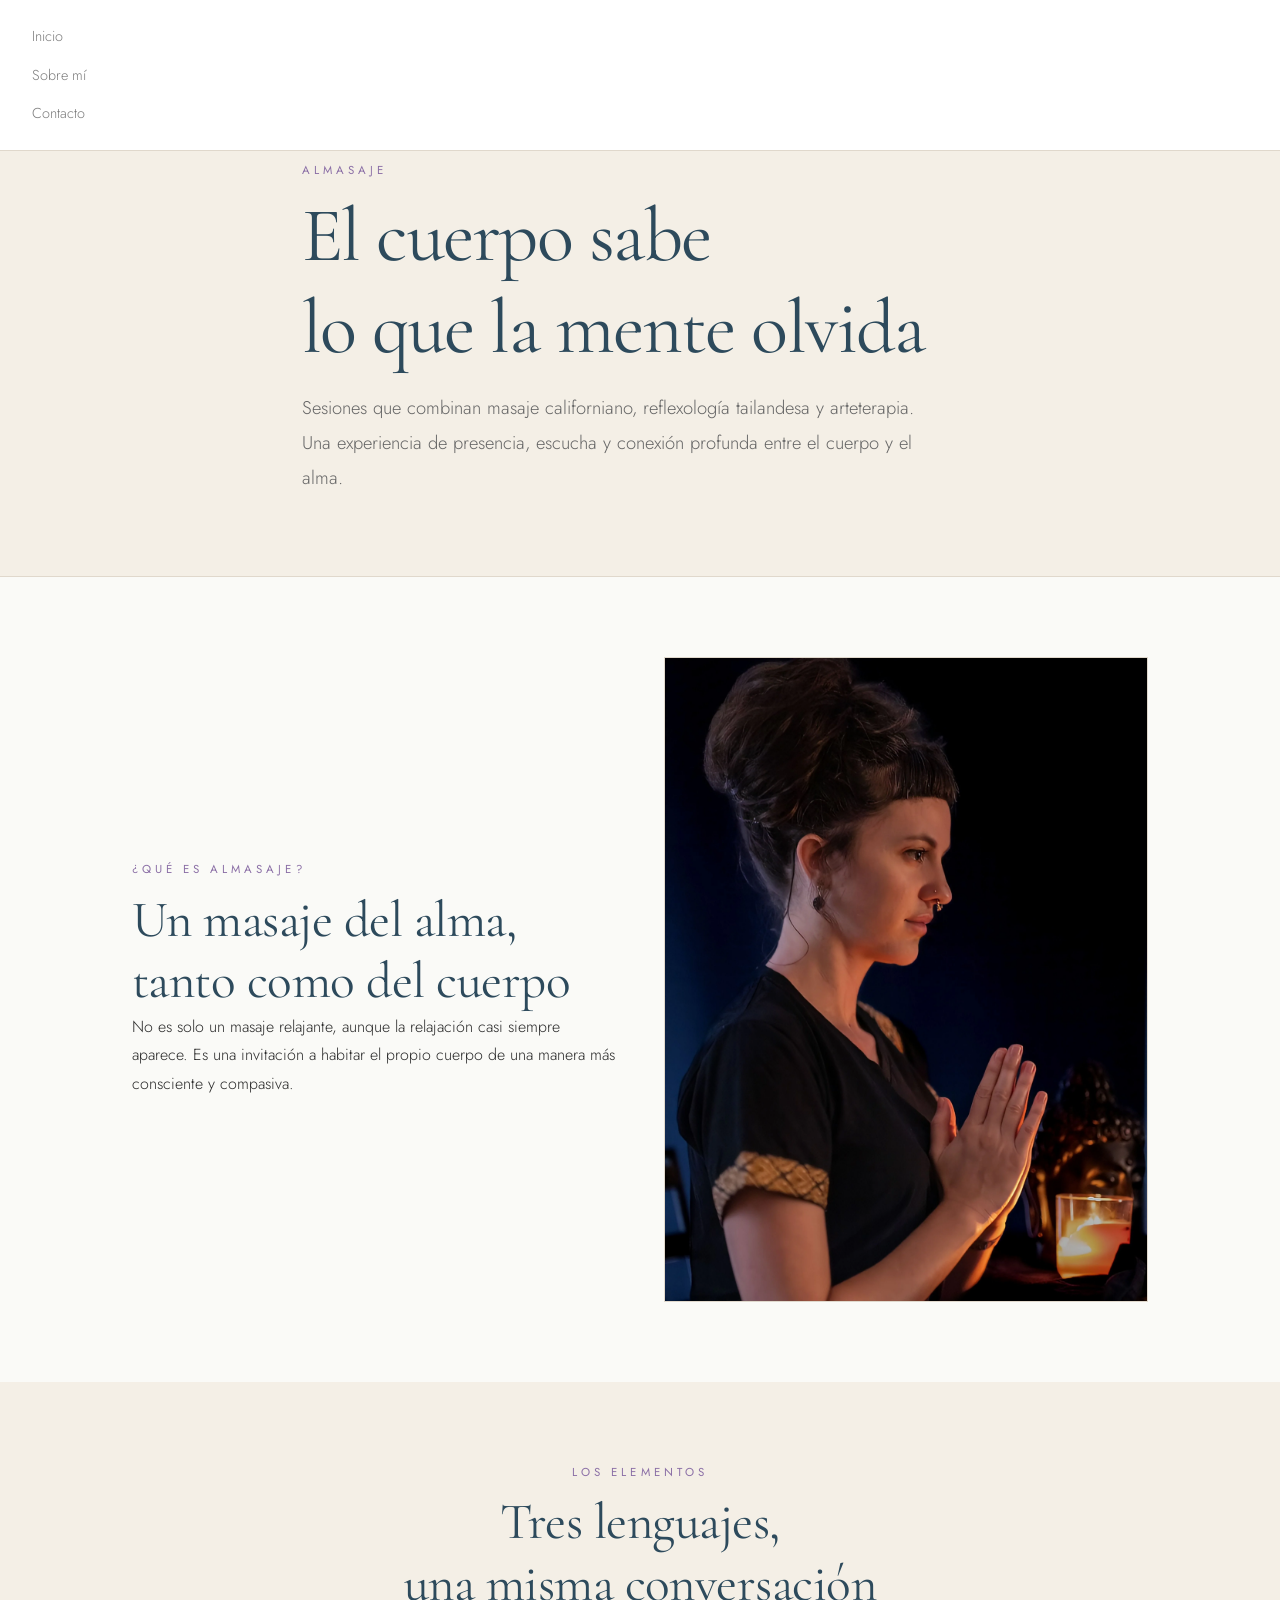
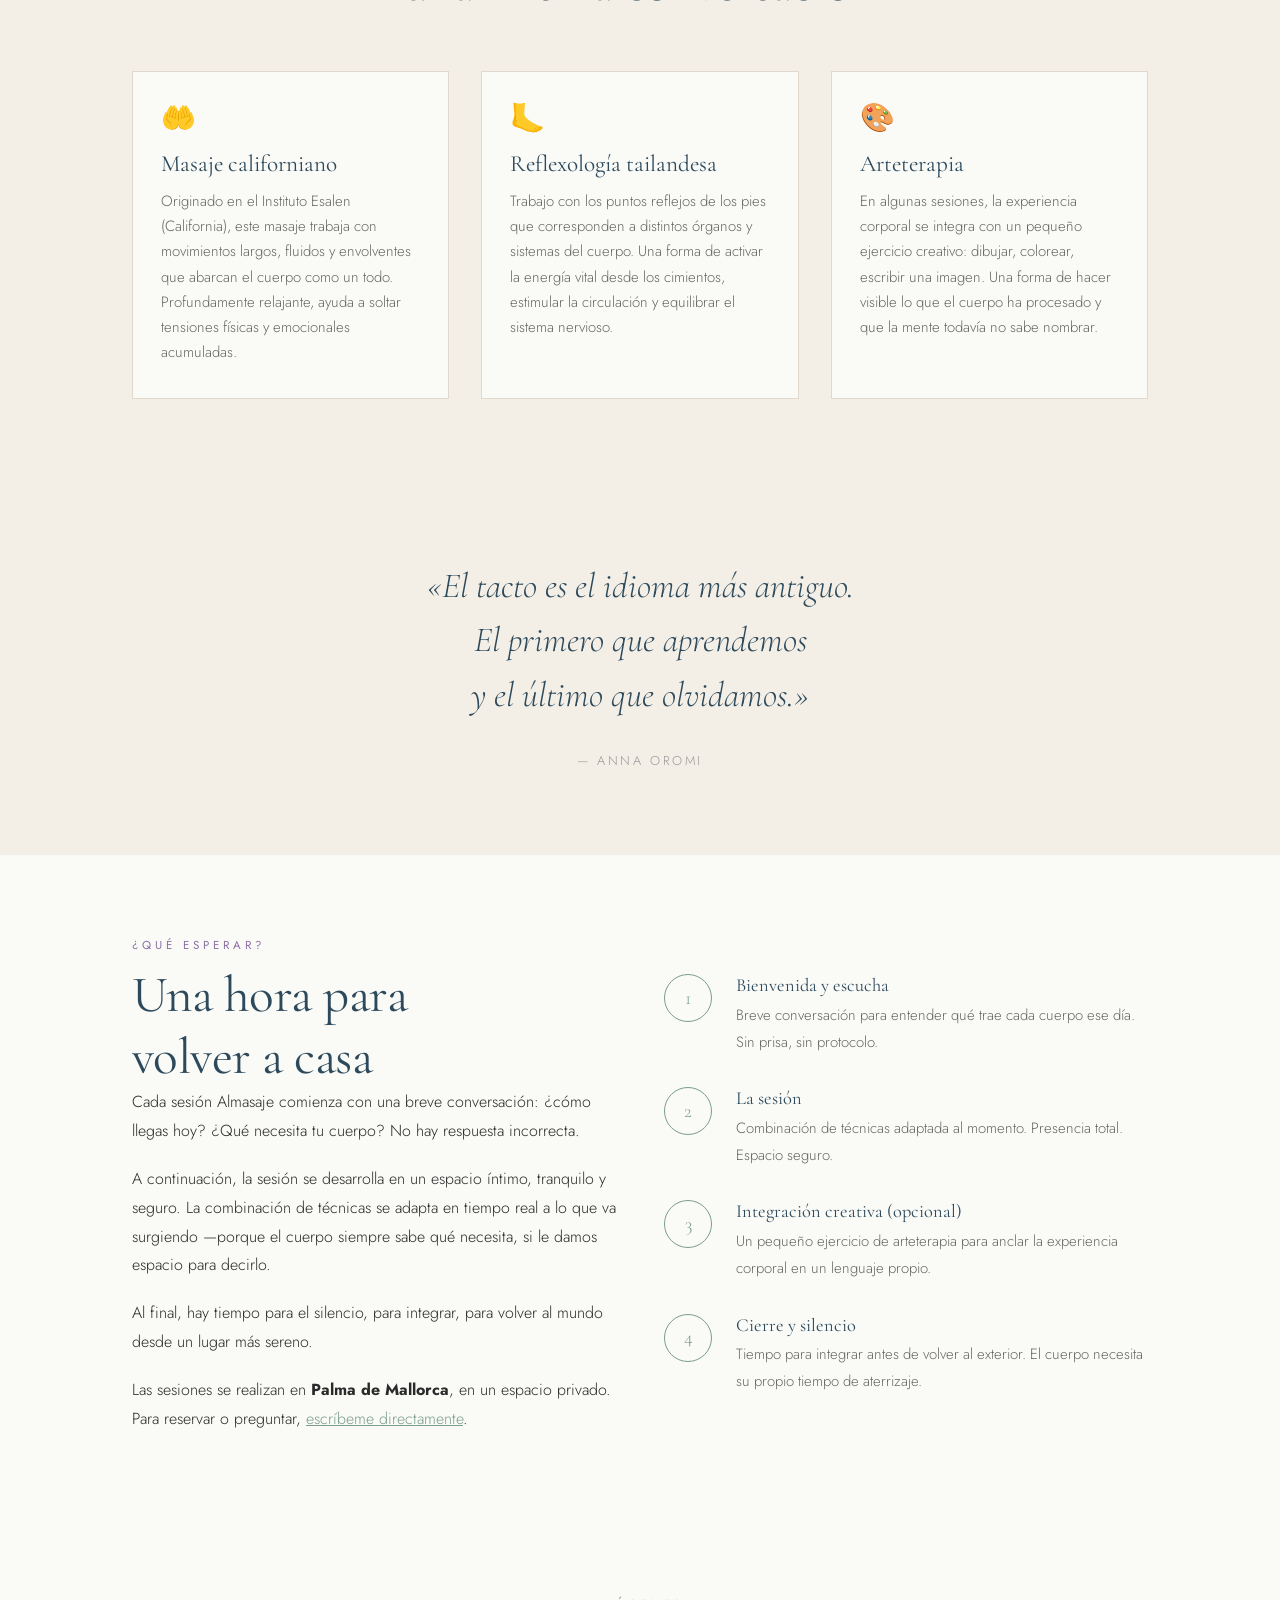
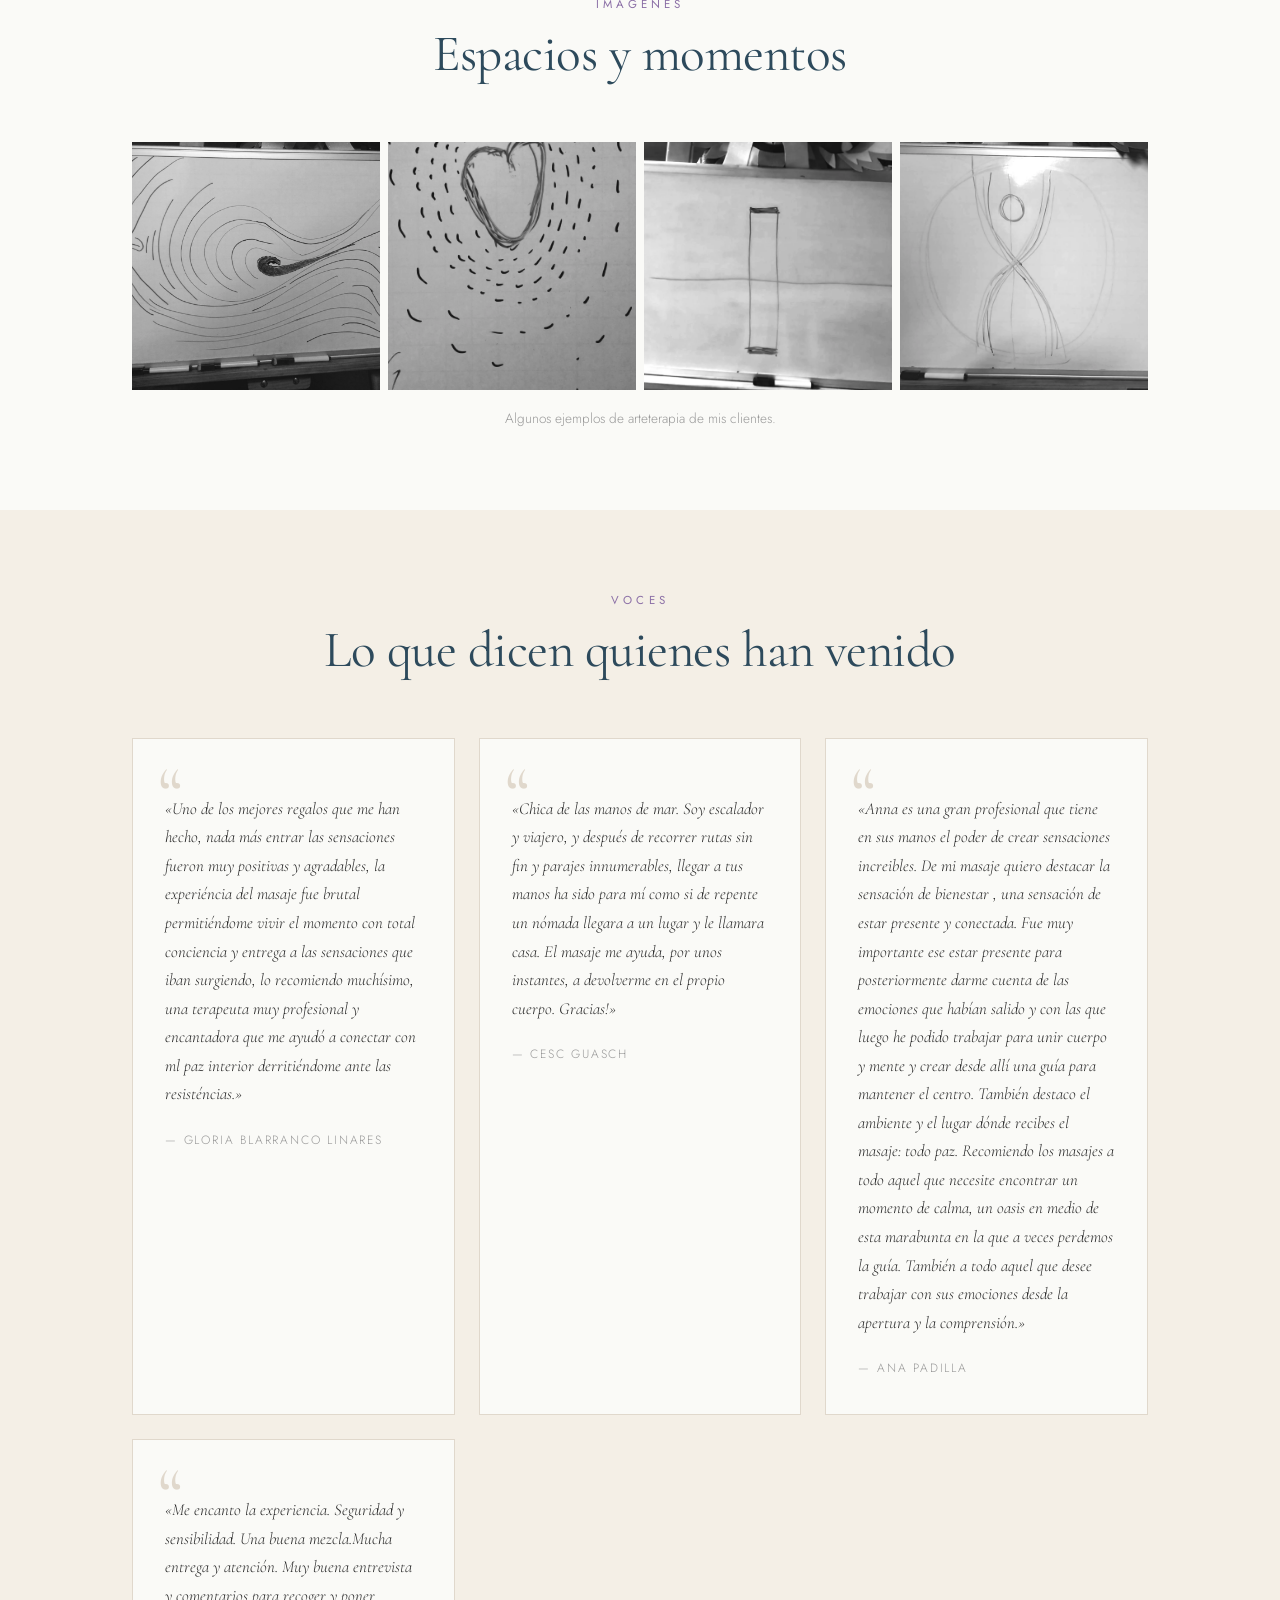
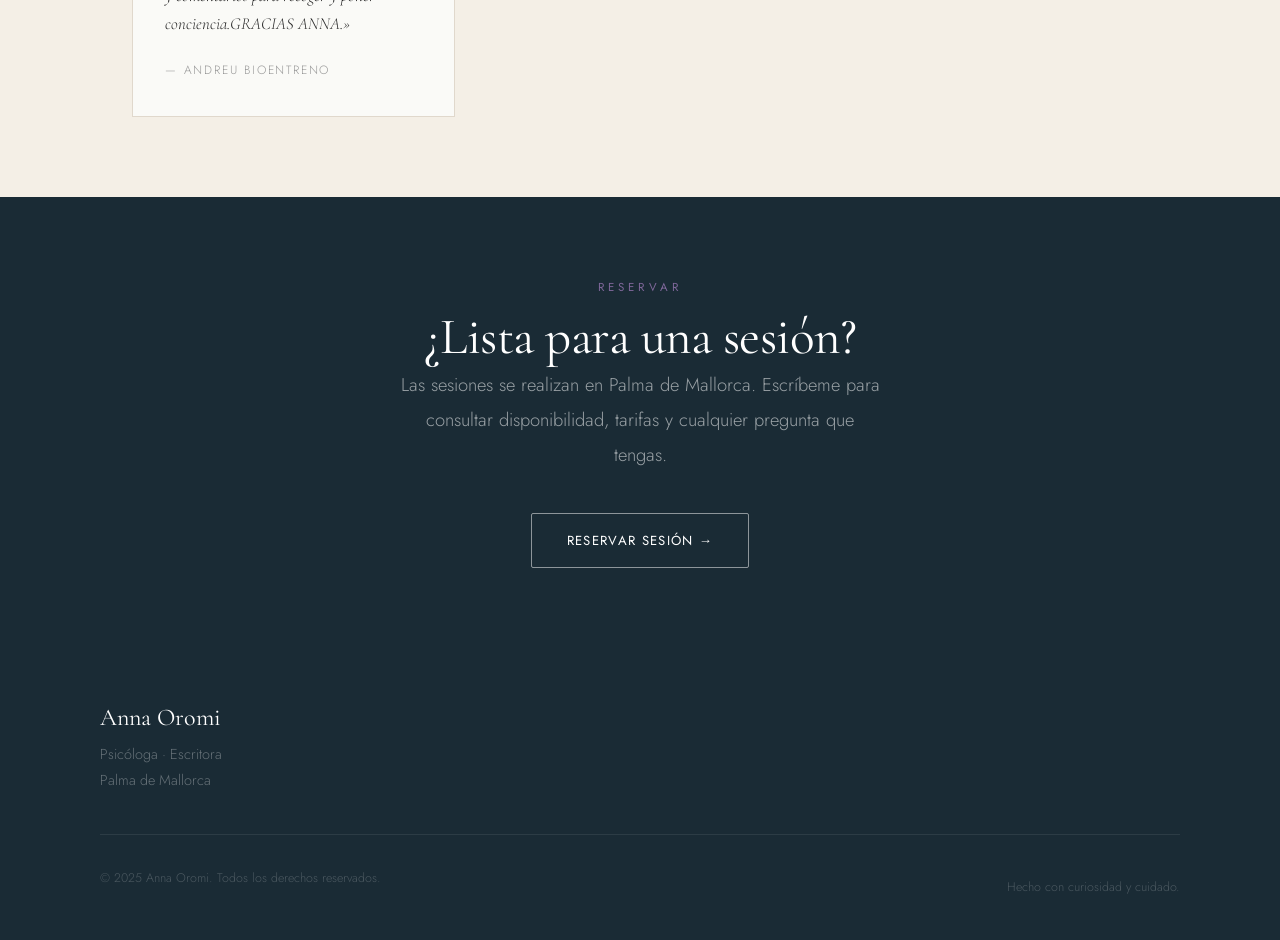
<file: almasaje.html>
<!DOCTYPE html>
<html lang="es">
<head>
  <meta charset="UTF-8">
  <meta name="viewport" content="width=device-width, initial-scale=1.0">
  <title>Almasaje | Sesiones de Masaje Relajante · Anna Oromi</title>
  <meta name="description" content="Sesiones Almasaje: masaje californiano, reflexología tailandesa y arteterapia en una sola experiencia. Conexión profunda entre cuerpo y alma. Anna Oromi, Berlín.">
  <meta name="keywords" content="masaje holístico Berlín, masaje californiano, reflexología tailandesa, arteterapia, sesiones almasaje, masaje terapéutico Berlín, bienestar corporal">
  <meta name="author" content="Anna Oromi">
  <link rel="canonical" href="https://www.annaoromi.com/almasaje.html">
  <link rel="preconnect" href="https://fonts.googleapis.com">
  <link rel="preconnect" href="https://fonts.gstatic.com" crossorigin>
  <link href="https://fonts.googleapis.com/css2?family=Cormorant+Garamond:ital,wght@0,300;0,400;0,600;1,300;1,400&family=Jost:wght@300;400&display=swap" rel="stylesheet">
  <link rel="stylesheet" href="css/style.css?v=8">
</head>
<body>

  <nav role="navigation" aria-label="Navegación principal">
    <a href="index.html" class="nav-logo">Anna Oromi</a>
    <ul class="nav-links" role="list">
      <li><a href="index.html" data-i18n="nav.home">Inicio</a></li>
      <li><a href="sobre-mi.html" data-i18n="nav.about">Sobre mí</a></li>
      <li><a href="contacto.html" class="nav-cta" data-i18n="nav.contact">Contacto</a></li>
    </ul>
    <div class="lang-switcher" aria-label="Language / Idioma">
      <button class="lang-btn" data-lang="es">ES</button>
      <span class="lang-switcher-sep">|</span>
      <button class="lang-btn" data-lang="en">EN</button>
    </div>
    <button class="nav-toggle" aria-expanded="false" data-i18n-aria="nav.toggle.aria" aria-label="Abrir menú">
      <span></span><span></span><span></span>
    </button>
  </nav>

  <main>

    <!-- PAGE HERO -->
    <header class="page-hero">
      <div class="container--narrow">
        <span class="section-label" data-i18n="almasaje.page.label">Almasaje</span>
        <h1 data-i18n="almasaje.page.h1"><br>El cuerpo sabe<br>lo que la mente olvida</h1>
        <p class="lead" data-i18n="almasaje.page.lead">
          Sesiones que combinan masaje californiano, reflexología tailandesa y arteterapia. Una experiencia de presencia, escucha y conexión profunda entre el cuerpo y el alma.
        </p>
      </div>
    </header>

    <!-- QUÉ ES ALMASAJE -->
    <section aria-labelledby="almasaje-heading">
      <div class="container">
        <div class="grid-2">
          <div>
            <span class="section-label" data-i18n="almasaje.que.label">¿Qué es Almasaje?</span>
            <h2 id="almasaje-heading" data-i18n="almasaje.que.h2">Un masaje del alma,<br>tanto como del cuerpo</h2>
            <p data-i18n="almasaje.que.p2">
              No es solo un masaje relajante, aunque la relajación casi siempre aparece. Es una invitación a habitar el propio cuerpo de una manera más consciente y compasiva.
            </p>
          </div>
          <div class="about-img-wrap" style="aspect-ratio: 3/4;" aria-label="Espacio de sesión Almasaje">
            <img src="img/sesion-foto.jpg" alt="Sesión Almasaje de Anna Oromi" loading="lazy" style="object-position: center top;">
          </div>
        </div>
      </div>
    </section>

    <!-- LOS TRES ELEMENTOS -->
    <section class="section-alt" aria-labelledby="elementos-heading">
      <div class="container">
        <div class="section-header section-header--center">
          <span class="section-label" data-i18n="almasaje.elem.label">Los elementos</span>
          <h2 id="elementos-heading" data-i18n="almasaje.elem.h2">Tres lenguajes,<br>una misma conversación</h2>
        </div>
        <div class="grid-3">

          <article class="card card--sage">
            <div class="card-icon" aria-hidden="true">🤲</div>
            <h3 data-i18n="californiano.h3">Masaje californiano</h3>
            <p data-i18n="californiano.p">
              Originado en el Instituto Esalen (California), este masaje trabaja con movimientos largos, fluidos y envolventes que abarcan el cuerpo como un todo. Profundamente relajante, ayuda a soltar tensiones físicas y emocionales acumuladas.
            </p>
          </article>

          <article class="card">
            <div class="card-icon" aria-hidden="true">🦶</div>
            <h3 data-i18n="reflexologia.h3">Reflexología tailandesa</h3>
            <p data-i18n="reflexologia.p">
              Trabajo con los puntos reflejos de los pies que corresponden a distintos órganos y sistemas del cuerpo. Una forma de activar la energía vital desde los cimientos, estimular la circulación y equilibrar el sistema nervioso.
            </p>
          </article>

          <article class="card card--rose">
            <div class="card-icon" aria-hidden="true">🎨</div>
            <h3 data-i18n="arteterapia.h3">Arteterapia</h3>
            <p data-i18n="arteterapia.p">
              En algunas sesiones, la experiencia corporal se integra con un pequeño ejercicio creativo: dibujar, colorear, escribir una imagen. Una forma de hacer visible lo que el cuerpo ha procesado y que la mente todavía no sabe nombrar.
            </p>
          </article>

        </div>
      </div>
    </section>

    <!-- PULLQUOTE -->
    <div class="pullquote">
      <blockquote data-i18n="almasaje.pullquote">
        «El tacto es el idioma más antiguo.<br>
        El primero que aprendemos<br>
        y el último que olvidamos.»
      </blockquote>
      <cite data-i18n="almasaje.pullquote.cite">— Anna Oromi</cite>
    </div>

    <!-- QUÉ ESPERAR -->
    <section aria-labelledby="esperar-heading">
      <div class="container">
        <div class="grid-2">
          <div>
            <span class="section-label" data-i18n="almasaje.esperar.label">¿Qué esperar?</span>
            <h2 id="esperar-heading" data-i18n="almasaje.esperar.h2">Una hora para<br>volver a casa</h2>
            <p data-i18n="almasaje.esperar.p1">Cada sesión Almasaje comienza con una breve conversación: ¿cómo llegas hoy? ¿Qué necesita tu cuerpo? No hay respuesta incorrecta.</p>
            <p data-i18n="almasaje.esperar.p2">A continuación, la sesión se desarrolla en un espacio íntimo, tranquilo y seguro. La combinación de técnicas se adapta en tiempo real a lo que va surgiendo —porque el cuerpo siempre sabe qué necesita, si le damos espacio para decirlo.</p>
            <p data-i18n="almasaje.esperar.p3">Al final, hay tiempo para el silencio, para integrar, para volver al mundo desde un lugar más sereno.</p>
            <p data-i18n="almasaje.esperar.p4">Las sesiones se realizan en <strong>Palma de Mallorca</strong>, en un espacio privado. Para reservar o preguntar, <a href="contacto.html" style="color: var(--sage); text-decoration: underline;">escríbeme directamente</a>.</p>
          </div>
          <div>
            <div class="process-list">
              <div class="process-item">
                <div class="process-num" style="border-color: var(--sage); color: var(--sage);" aria-hidden="true">1</div>
                <div>
                  <h4 data-i18n="paso1.h4">Bienvenida y escucha</h4>
                  <p data-i18n="paso1.p">Breve conversación para entender qué trae cada cuerpo ese día. Sin prisa, sin protocolo.</p>
                </div>
              </div>
              <div class="process-item">
                <div class="process-num" style="border-color: var(--sage); color: var(--sage);" aria-hidden="true">2</div>
                <div>
                  <h4 data-i18n="paso2.h4">La sesión</h4>
                  <p data-i18n="paso2.p">Combinación de técnicas adaptada al momento. Presencia total. Espacio seguro.</p>
                </div>
              </div>
              <div class="process-item">
                <div class="process-num" style="border-color: var(--sage); color: var(--sage);" aria-hidden="true">3</div>
                <div>
                  <h4 data-i18n="paso3.h4">Integración creativa (opcional)</h4>
                  <p data-i18n="paso3.p">Un pequeño ejercicio de arteterapia para anclar la experiencia corporal en un lenguaje propio.</p>
                </div>
              </div>
              <div class="process-item">
                <div class="process-num" style="border-color: var(--sage); color: var(--sage);" aria-hidden="true">4</div>
                <div>
                  <h4 data-i18n="paso4.h4">Cierre y silencio</h4>
                  <p data-i18n="paso4.p">Tiempo para integrar antes de volver al exterior. El cuerpo necesita su propio tiempo de aterrizaje.</p>
                </div>
              </div>
            </div>
          </div>
        </div>
      </div>
    </section>

    <!-- GALERÍA DE FOTOS -->
    <section aria-label="Galería de sesiones y espacios">
      <div class="container">
        <div class="section-header section-header--center">
          <span class="section-label" data-i18n="almasaje.galeria.label">Imágenes</span>
          <h2 data-i18n="almasaje.galeria.h2">Espacios y momentos</h2>
        </div>
        <div class="photo-gallery">
          <img src="img/IMG_20170722.jpg"   alt="Ejemplo de arteterapia de un cliente, 1" loading="lazy">
          <img src="img/IMG_20170801.jpg"   alt="Ejemplo de arteterapia de un cliente, 2" loading="lazy">
          <img src="img/IMG_20171120.jpg"   alt="Ejemplo de arteterapia de un cliente, 3" loading="lazy">
          <img src="img/IMG_20171123.jpg"   alt="Ejemplo de arteterapia de un cliente, 4" loading="lazy">
        </div>
        <p data-i18n="almasaje.galeria.nota" style="text-align:center; margin-top:1rem; font-size:0.85rem; color:var(--text-muted);">Algunos ejemplos de arteterapia de mis clientes.</p>
      </div>
    </section>

    <!-- TESTIMONIOS -->
    <section class="section-alt" aria-labelledby="test-heading">
      <div class="container">
        <div class="section-header section-header--center">
          <span class="section-label" data-i18n="almasaje.voces.label">Voces</span>
          <h2 id="test-heading" data-i18n="almasaje.voces.h2">Lo que dicen quienes han venido</h2>
        </div>
        <div class="testimonial-grid">
          <div class="testimonial">
            <blockquote>
              «Uno de los mejores regalos que me han hecho, nada más entrar las sensaciones fueron muy positivas y agradables, la experiéncia del masaje fue brutal permitiéndome vivir el momento con total conciencia y entrega a las sensaciones que iban surgiendo, lo recomiendo muchísimo, una terapeuta muy profesional y encantadora que me ayudó a conectar con ml paz interior derritiéndome ante las resisténcias.»
            </blockquote>
            <cite>— Gloria Blarranco Linares</cite>
          </div>
          <div class="testimonial">
            <blockquote>
              «Chica de las manos de mar. Soy escalador y viajero, y después de recorrer rutas sin fin y parajes innumerables, llegar a tus manos ha sido para mí como si de repente un nómada llegara a un lugar y le llamara casa. El masaje me ayuda, por unos instantes, a devolverme en el propio cuerpo. Gracias!»
            </blockquote>
            <cite>— Cesc Guasch</cite>
          </div>
          <div class="testimonial">
            <blockquote>
              «Anna es una gran profesional que tiene en sus manos el poder de crear sensaciones increibles. De mi masaje quiero destacar la sensación de bienestar , una sensación de estar presente y conectada. Fue muy importante ese estar presente para posteriormente darme cuenta de las emociones que habían salido y con las que luego he podido trabajar para unir cuerpo y mente y crear desde allí una guía para mantener el centro. También destaco el ambiente y el lugar dónde recibes el masaje: todo paz. Recomiendo los masajes a todo aquel que necesite encontrar un momento de calma, un oasis en medio de esta marabunta en la que a veces perdemos la guía. También a todo aquel que desee trabajar con sus emociones desde la apertura y la comprensión.»
            </blockquote>
            <cite>— Ana Padilla</cite>
          </div>
          <div class="testimonial">
            <blockquote>
              «Me encanto la experiencia. Seguridad y sensibilidad. Una buena mezcla.Mucha entrega y atención. Muy buena entrevista y comentarios para recoger y poner conciencia.GRACIAS ANNA.»
            </blockquote>
            <cite>— Andreu Bioentreno</cite>
          </div>
        </div>
      </div>
    </section>

    <!-- CTA -->
    <section class="section-dark" aria-labelledby="alm-cta-heading">
      <div class="container--narrow text-center">
        <span class="section-label" data-i18n="almasaje.cta.label">Reservar</span>
        <h2 id="alm-cta-heading" data-i18n="almasaje.cta.h2">¿Lista para una sesión?</h2>
        <p class="lead" style="color:rgba(255,255,255,0.55); max-width: 480px; margin: 0 auto 2.5rem;" data-i18n="almasaje.cta.lead">
          Las sesiones se realizan en Palma de Mallorca. Escríbeme para consultar disponibilidad, tarifas y cualquier pregunta que tengas.
        </p>
        <a href="contacto.html" class="btn btn-light" data-i18n="almasaje.cta.btn">Reservar sesión →</a>
      </div>
    </section>

  </main>

  <footer>
    <div class="footer-inner">
      <div class="footer-brand">
        <h3>Anna Oromi</h3>
        <p data-i18n="footer.tagline">Psicóloga · Escritora<br>Palma de Mallorca</p>
      </div>
      <nav class="footer-nav" aria-label="Navegación del pie">
        <ul>
          <li><a href="index.html" data-i18n="nav.home">Inicio</a></li>
          <li><a href="sobre-mi.html" data-i18n="nav.about">Sobre mí</a></li>
          <li><a href="contacto.html" data-i18n="nav.contact">Contacto</a></li>
        </ul>
      </nav>
    </div>
    <div class="footer-bottom">
      <p data-i18n="footer.copyright">© 2025 Anna Oromi. Todos los derechos reservados.</p>
      <p data-i18n="footer.made">Hecho con curiosidad y cuidado.</p>
    </div>
  </footer>

  <script src="js/main.js"></script>
  <script src="js/i18n.js"></script>
</body>
</html>
</file>
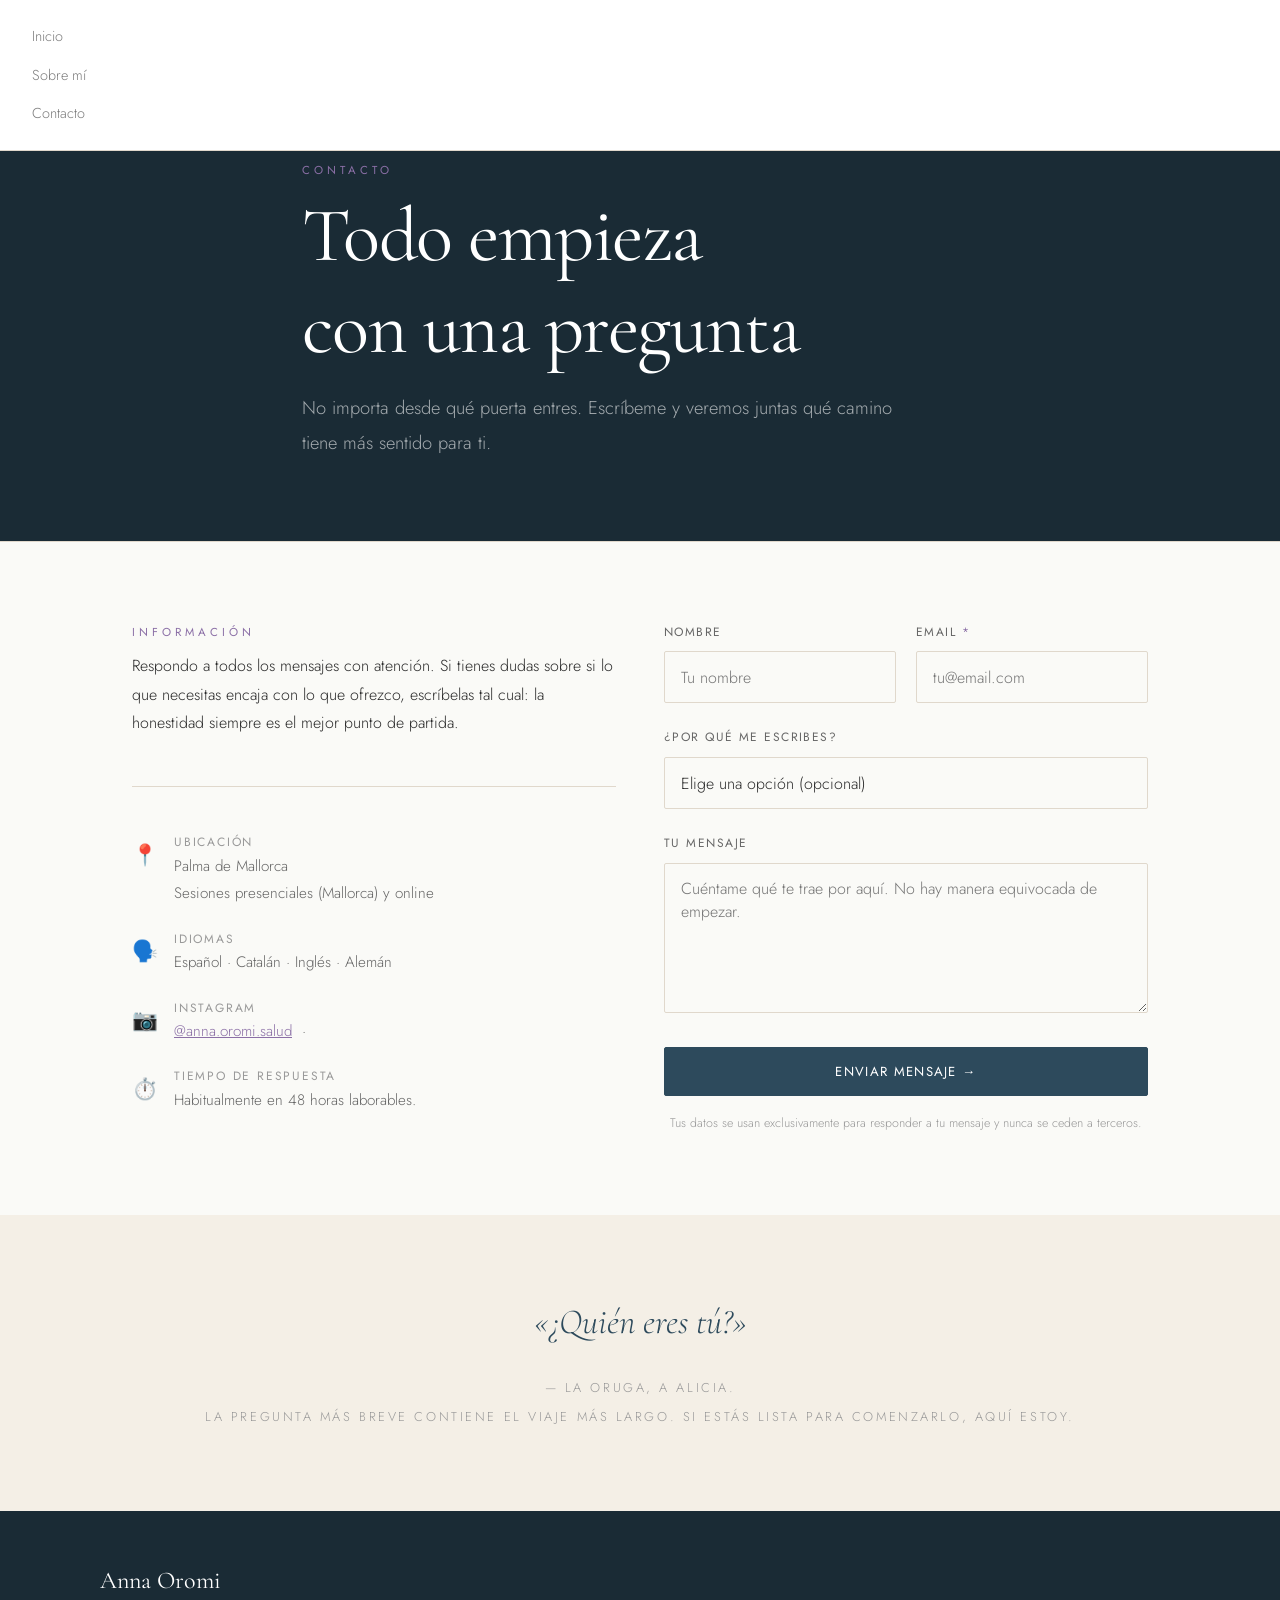
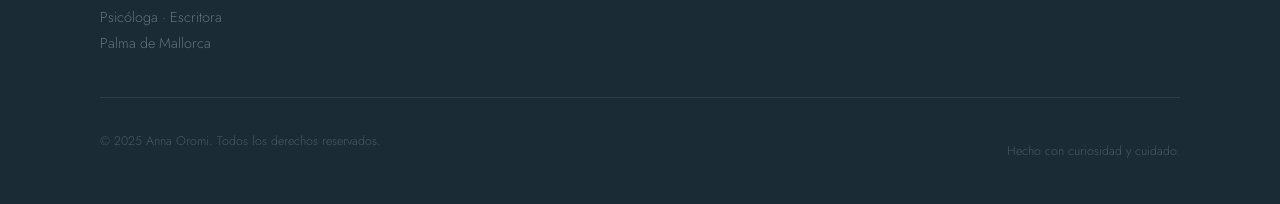
<file: contacto.html>
<!DOCTYPE html>
<html lang="es">
<head>
  <meta charset="UTF-8">
  <meta name="viewport" content="width=device-width, initial-scale=1.0">
  <title>Contacto | Anna Oromi · Psicóloga y Escritora en Palma de Mallorca</title>
  <meta name="description" content="Contacta con Anna Oromi para consultas de psicología, sesiones de Almasaje, proyectos editoriales u otras colaboraciones. Palma de Mallorca.">
  <meta name="author" content="Anna Oromi">
  <link rel="canonical" href="https://www.annaoromi.com/contacto.html">
  <link rel="preconnect" href="https://fonts.googleapis.com">
  <link rel="preconnect" href="https://fonts.gstatic.com" crossorigin>
  <link href="https://fonts.googleapis.com/css2?family=Cormorant+Garamond:ital,wght@0,300;0,400;0,600;1,300;1,400&family=Jost:wght@300;400&display=swap" rel="stylesheet">
  <link rel="stylesheet" href="css/style.css?v=8">
</head>
<body>

  <nav role="navigation" aria-label="Navegación principal">
    <a href="index.html" class="nav-logo">Anna Oromi</a>
    <ul class="nav-links" role="list">
      <li><a href="index.html" data-i18n="nav.home">Inicio</a></li>
      <li><a href="sobre-mi.html" data-i18n="nav.about">Sobre mí</a></li>
      <li><a href="contacto.html" class="nav-cta" data-i18n="nav.contact">Contacto</a></li>
    </ul>
    <div class="lang-switcher" aria-label="Language / Idioma">
      <button class="lang-btn" data-lang="es">ES</button>
      <span class="lang-switcher-sep">|</span>
      <button class="lang-btn" data-lang="en">EN</button>
    </div>
    <button class="nav-toggle" aria-expanded="false" data-i18n-aria="nav.toggle.aria" aria-label="Abrir menú">
      <span></span><span></span><span></span>
    </button>
  </nav>

  <main>

    <!-- PAGE HERO -->
    <header class="page-hero page-hero--dark">
      <div class="container--narrow">
        <span class="section-label" data-i18n="contacto.page.label">Contacto</span>
        <h1 data-i18n="contacto.page.h1"><br>Todo empieza<br>con una pregunta</h1>
        <p class="lead" data-i18n="contacto.page.lead">
          No importa desde qué puerta entres. Escríbeme y veremos juntas qué camino tiene más sentido para ti.
        </p>
      </div>
    </header>

    <!-- FORMULARIO + INFO -->
    <section aria-label="Contacto">
      <div class="container">
        <div class="grid-2" style="align-items: start;">

          <!-- Info de contacto -->
          <div>
            <span class="section-label" data-i18n="contacto.info.label">Información</span>
            <p data-i18n="contacto.info.p">
              Respondo a todos los mensajes con atención. Si tienes dudas sobre si lo que necesitas encaja con lo que ofrezco, escríbelas tal cual: la honestidad siempre es el mejor punto de partida.
            </p>

            <hr class="divider">

            <div class="contact-info-list">
              <div class="contact-info-item">
                <div class="contact-info-icon" aria-hidden="true">📍</div>
                <div>
                  <h4 data-i18n="contacto.loc.h4">Ubicación</h4>
                  <p data-i18n="contacto.loc.p">Palma de Mallorca<br>Sesiones presenciales (Mallorca) y online</p>
                </div>
              </div>
              <div class="contact-info-item">
                <div class="contact-info-icon" aria-hidden="true">🗣️</div>
                <div>
                  <h4 data-i18n="contacto.lang.h4">Idiomas</h4>
                  <p data-i18n="contacto.lang.p">Español · Catalán · Inglés · Alemán</p>
                </div>
              </div>
              <div class="contact-info-item">
                <div class="contact-info-icon" aria-hidden="true">📷</div>
                <div>
                  <h4 data-i18n="contacto.ig.h4">Instagram</h4>
                  <p>
                    <a href="https://instagram.com/anna.oromi.salud" target="_blank" rel="noopener noreferrer" style="color: var(--violet); text-decoration: underline;">@anna.oromi.salud</a>
                    &nbsp;·&nbsp;
                  </p>
                </div>
              </div>
              <div class="contact-info-item">
                <div class="contact-info-icon" aria-hidden="true">⏱️</div>
                <div>
                  <h4 data-i18n="contacto.tiempo.h4">Tiempo de respuesta</h4>
                  <p data-i18n="contacto.tiempo.p">Habitualmente en 48 horas laborables.</p>
                </div>
              </div>
            </div>

          </div>

          <!-- Formulario -->
          <div>
            <div id="form-success" hidden style="background: #EBF5EC; border: 1px solid #7A9E8E; padding: 1.25rem; margin-bottom: 1.5rem; color: #2D6B40;">
              <span data-i18n="form.success">✓ Mensaje enviado. Te responderé en breve. Gracias por escribirme.</span>
            </div>
            <div id="form-error" hidden style="background: #FBF0EE; border: 1px solid #C4876E; padding: 1.25rem; margin-bottom: 1.5rem; color: #8B3A2A;">
              <span data-i18n="form.error">Ha ocurrido un error. Por favor, inténtalo de nuevo o escríbeme directamente por Instagram.</span>
            </div>

            <form
              id="contact-form"
              action="https://formspree.io/f/xreaoleo"
              method="POST"
              novalidate
              aria-label="Formulario de contacto"
            >
              <input type="text" name="_gotcha" style="display: none;" tabindex="-1" autocomplete="off">
              <input type="hidden" name="_subject" value="Nuevo mensaje desde annaoromi.com">

              <div class="form-row">
                <div class="form-group">
                  <label for="nombre" data-i18n="form.nombre.label">Nombre <span aria-hidden="true" style="color: var(--violet);">*</span></label>
                  <input
                    type="text" id="nombre" name="nombre"
                    data-i18n-placeholder="form.nombre.placeholder"
                    placeholder="Tu nombre" required
                    autocomplete="given-name"
                  >
                </div>
                <div class="form-group">
                  <label for="email">Email <span aria-hidden="true" style="color: var(--violet);">*</span></label>
                  <input
                    type="email" id="email" name="email"
                    data-i18n-placeholder="form.email.placeholder"
                    placeholder="tu@email.com" required
                    autocomplete="email"
                  >
                </div>
              </div>

              <div class="form-group">
                <label for="motivo" data-i18n="form.motivo.label">¿Por qué me escribes?</label>
                <select id="motivo" name="motivo">
                  <option value="" data-i18n="form.motivo.default">Elige una opción (opcional)</option>
                  <option value="psicologia" data-i18n="form.motivo.psi">Consulta de psicología</option>
                  <option value="almasaje" data-i18n="form.motivo.alm">Reservar sesión Almasaje</option>
                  <option value="escritura" data-i18n="form.motivo.esc">Proyecto editorial</option>
                  <option value="oraculo" data-i18n="form.motivo.ora">Oráculo Luz o Cruz</option>
                  <option value="otro" data-i18n="form.motivo.otro">Otro</option>
                </select>
              </div>

              <div class="form-group">
                <label for="mensaje" data-i18n="form.mensaje.label">Tu mensaje <span aria-hidden="true" style="color: var(--violet);">*</span></label>
                <textarea
                  id="mensaje" name="mensaje"
                  data-i18n-placeholder="form.mensaje.placeholder"
                  placeholder="Cuéntame qué te trae por aquí. No hay manera equivocada de empezar."
                  required
                ></textarea>
              </div>

              <button type="submit" class="btn btn-filled-primary" style="width: 100%;" data-i18n="form.submit">
                Enviar mensaje →
              </button>

              <p style="font-size: 0.78rem; color: var(--text-muted); margin-top: 1rem; text-align: center;" data-i18n="form.privacy">
                Tus datos se usan exclusivamente para responder a tu mensaje y nunca se ceden a terceros.
              </p>
            </form>
          </div>

        </div>
      </div>
    </section>

    <!-- FRASE FINAL -->
    <div class="pullquote">
      <blockquote data-i18n="contacto.pullquote">
        «¿Quién eres tú?»<br>
      </blockquote>
      <cite data-i18n="contacto.pullquote.cite">— La oruga, a Alicia.<br>La pregunta más breve contiene el viaje más largo. Si estás lista para comenzarlo, aquí estoy.</cite>
    </div>

  </main>

  <footer>
    <div class="footer-inner">
      <div class="footer-brand">
        <h3>Anna Oromi</h3>
        <p data-i18n="footer.tagline">Psicóloga · Escritora<br>Palma de Mallorca</p>
      </div>
      <nav class="footer-nav" aria-label="Navegación del pie">
        <ul>
          <li><a href="index.html" data-i18n="nav.home">Inicio</a></li>
          <li><a href="sobre-mi.html" data-i18n="nav.about">Sobre mí</a></li>
          <li><a href="contacto.html" data-i18n="nav.contact">Contacto</a></li>
        </ul>
      </nav>
    </div>
    <div class="footer-bottom">
      <p data-i18n="footer.copyright">© 2025 Anna Oromi. Todos los derechos reservados.</p>
      <p data-i18n="footer.made">Hecho con curiosidad y cuidado.</p>
    </div>
  </footer>

  <script src="js/main.js"></script>
  <script src="js/i18n.js"></script>
</body>
</html>
</file>
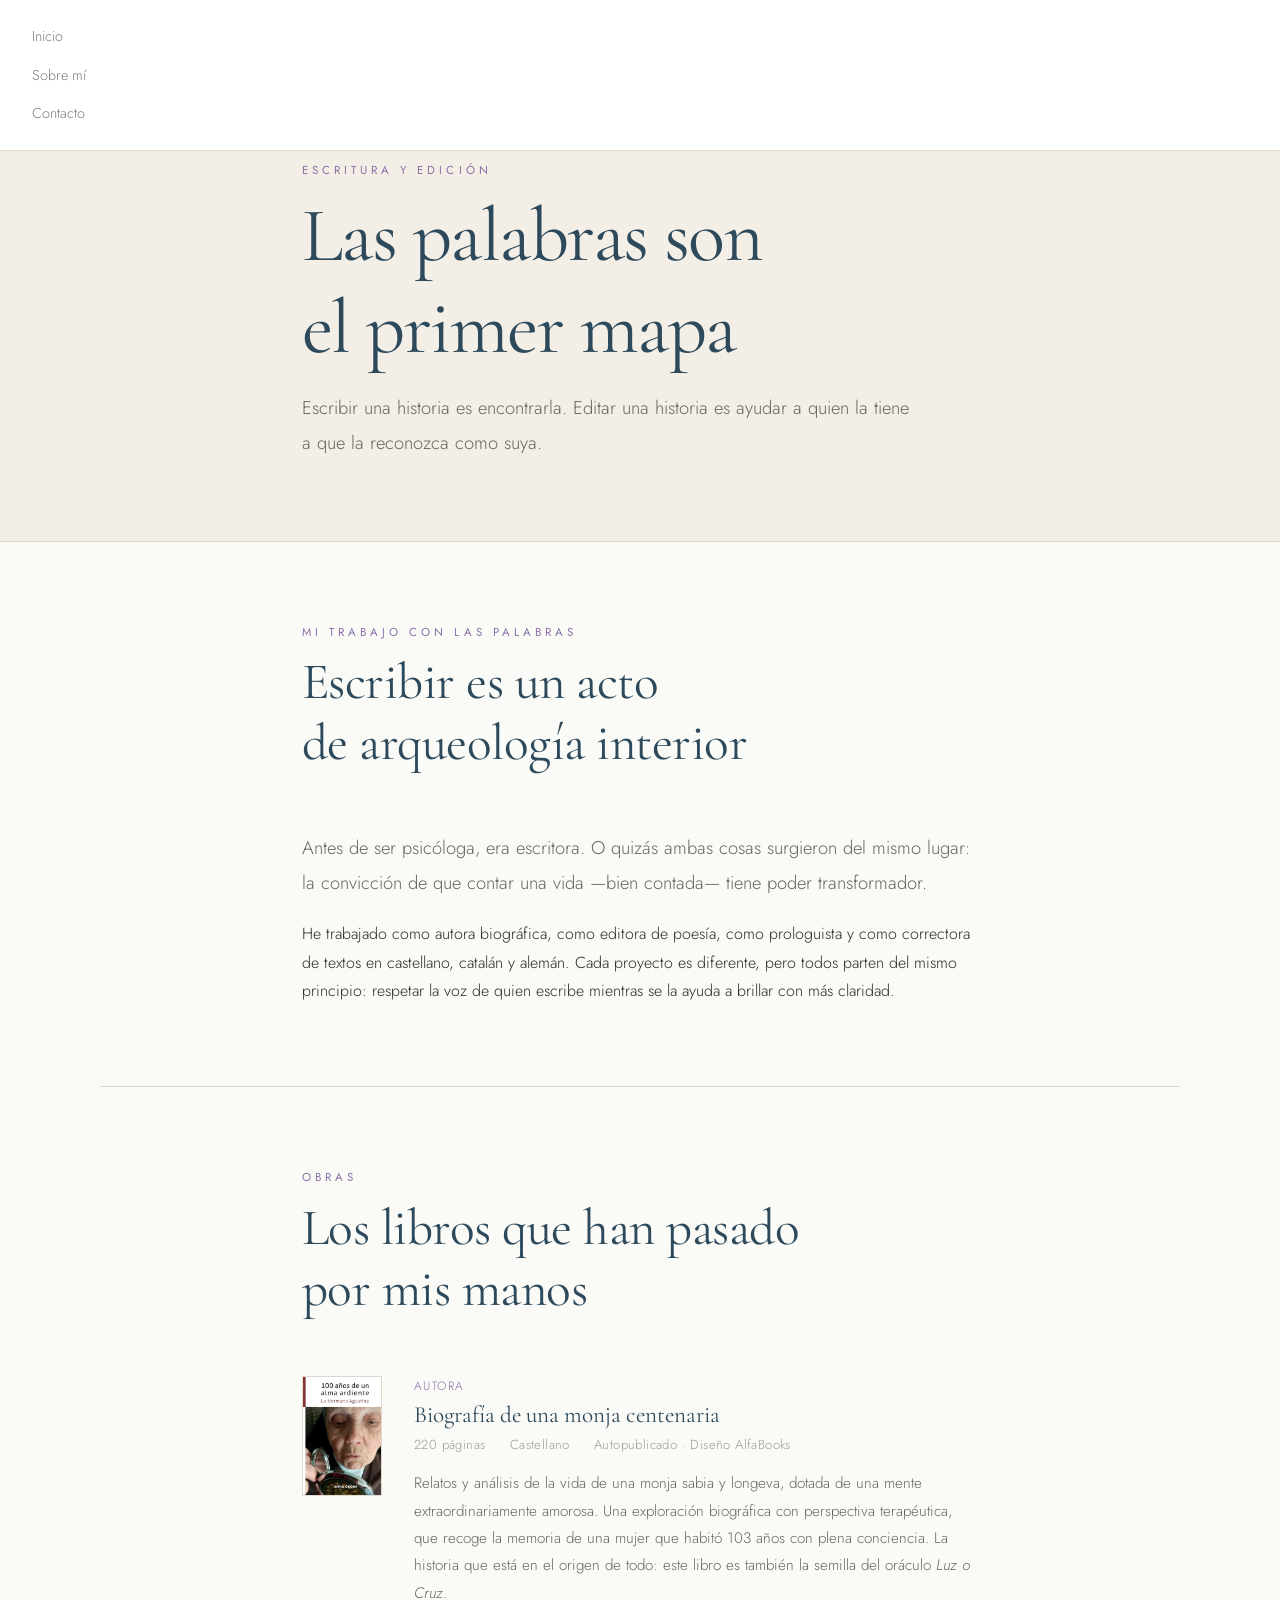
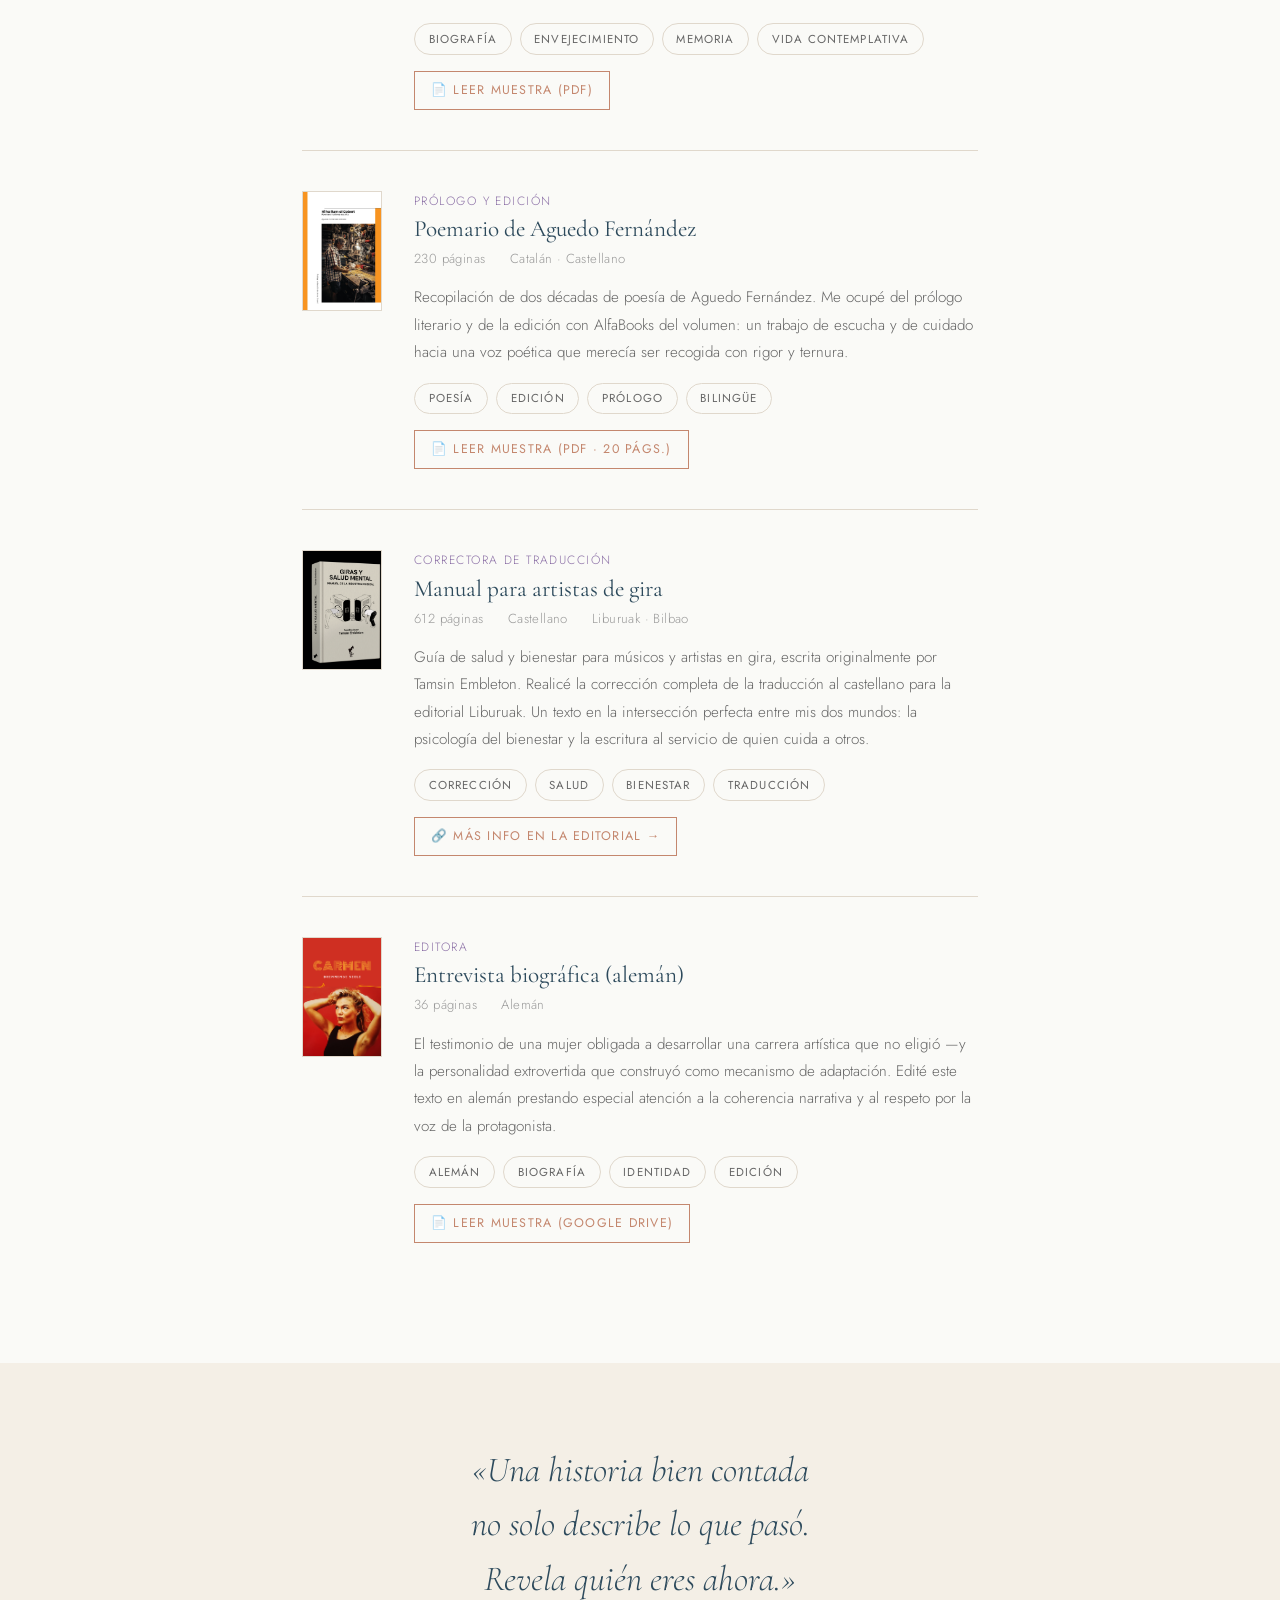
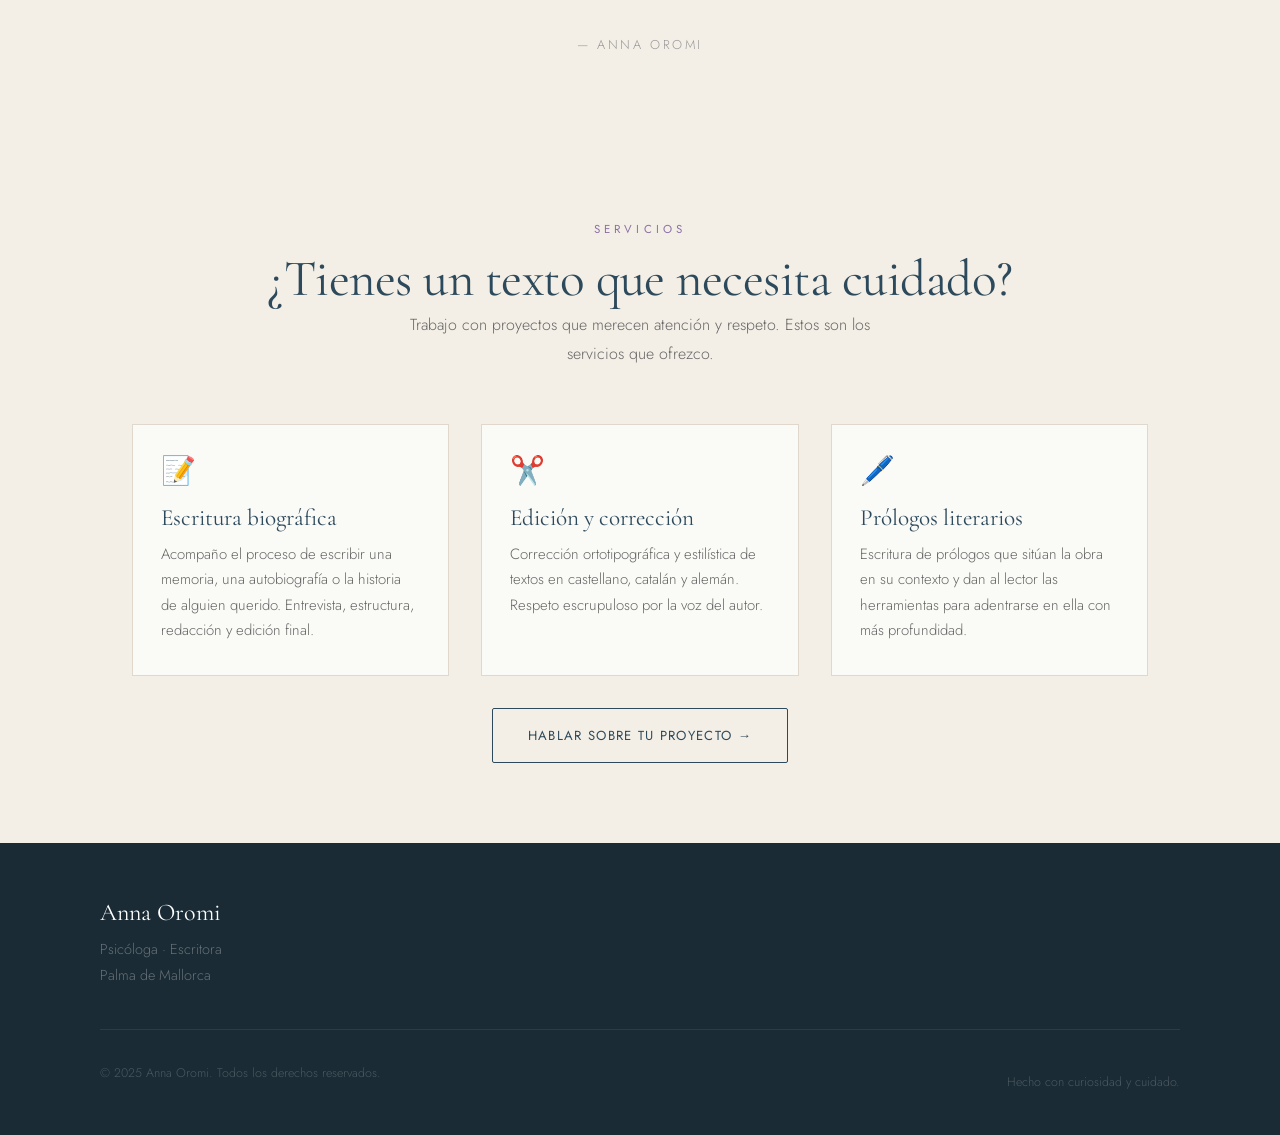
<file: escritura.html>
<!DOCTYPE html>
<html lang="es">
<head>
  <meta charset="UTF-8">
  <meta name="viewport" content="width=device-width, initial-scale=1.0">
  <title>Escritura y Edición | Anna Oromi · Autora y Editora</title>
  <meta name="description" content="Libros, edición y corrección de textos por Anna Oromi. Autora biográfica, editora de poesía y prologuista. Obras publicadas y servicios editoriales.">
  <meta name="keywords" content="escritora biográfica, editora literaria, corrección de textos, autobiografía, edición poesía, prólogo literario, Anna Oromi escritora">
  <meta name="author" content="Anna Oromi">
  <link rel="canonical" href="https://www.annaoromi.com/escritura.html">
  <link rel="preconnect" href="https://fonts.googleapis.com">
  <link rel="preconnect" href="https://fonts.gstatic.com" crossorigin>
  <link href="https://fonts.googleapis.com/css2?family=Cormorant+Garamond:ital,wght@0,300;0,400;0,600;1,300;1,400&family=Jost:wght@300;400&display=swap" rel="stylesheet">
  <link rel="stylesheet" href="css/style.css?v=8">
</head>
<body>

  <nav role="navigation" aria-label="Navegación principal">
    <a href="index.html" class="nav-logo">Anna Oromi</a>
    <ul class="nav-links" role="list">
      <li><a href="index.html" data-i18n="nav.home">Inicio</a></li>
      <li><a href="sobre-mi.html" data-i18n="nav.about">Sobre mí</a></li>
      <li><a href="contacto.html" class="nav-cta" data-i18n="nav.contact">Contacto</a></li>
    </ul>
    <div class="lang-switcher" aria-label="Language / Idioma">
      <button class="lang-btn" data-lang="es">ES</button>
      <span class="lang-switcher-sep">|</span>
      <button class="lang-btn" data-lang="en">EN</button>
    </div>
    <button class="nav-toggle" aria-expanded="false" data-i18n-aria="nav.toggle.aria" aria-label="Abrir menú">
      <span></span><span></span><span></span>
    </button>
  </nav>

  <main>

    <!-- PAGE HERO -->
    <header class="page-hero">
      <div class="container--narrow">
        <span class="section-label" data-i18n="escritura.page.label">Escritura y Edición</span>
        <h1 data-i18n="escritura.page.h1"><br>Las palabras son<br>el primer mapa</h1>
        <p class="lead" data-i18n="escritura.page.lead">
          Escribir una historia es encontrarla. Editar una historia es ayudar a quien la tiene a que la reconozca como suya.
        </p>
      </div>
    </header>

    <!-- SOBRE LA ESCRITURA -->
    <section aria-labelledby="escritura-heading">
      <div class="container--narrow">
        <div class="section-header">
          <span class="section-label" data-i18n="escritura.about.label">Mi trabajo con las palabras</span>
          <h2 id="escritura-heading" data-i18n="escritura.about.h2">Escribir es un acto<br>de arqueología interior</h2>
        </div>
        <p class="lead" data-i18n="escritura.about.lead">
          Antes de ser psicóloga, era escritora. O quizás ambas cosas surgieron del mismo lugar: la convicción de que contar una vida —bien contada— tiene poder transformador.
        </p>
        <p data-i18n="escritura.about.p">
          He trabajado como autora biográfica, como editora de poesía, como prologuista y como correctora de textos en castellano, catalán y alemán. Cada proyecto es diferente, pero todos parten del mismo principio: respetar la voz de quien escribe mientras se la ayuda a brillar con más claridad.
        </p>
      </div>
    </section>

    <hr class="divider" style="max-width: var(--max-w); margin: 0 auto;">

    <!-- OBRAS PUBLICADAS -->
    <section aria-labelledby="obras-heading">
      <div class="container--narrow">
        <div class="section-header">
          <span class="section-label" data-i18n="escritura.obras.label">Obras</span>
          <h2 id="obras-heading" data-i18n="escritura.obras.h2">Los libros que han pasado<br>por mis manos</h2>
        </div>

        <div class="book-list">

          <!-- Libro 1 -->
          <article class="book-card">
            <div class="book-cover">
              <img src="img/libro-screenshot-1.jpg" alt="Biografía de una monja centenaria" loading="lazy">
            </div>
            <div class="book-info">
              <div class="book-role" data-i18n="libro1.role">Autora</div>
              <h3 data-i18n="libro1.h3">Biografía de una monja centenaria</h3>
              <div class="book-meta">
                <span data-i18n="libro1.meta1">220 páginas</span>
                <span data-i18n="libro1.meta2">Castellano</span>
                <span data-i18n="libro1.meta3">Autopublicado · Diseño AlfaBooks</span>
              </div>
              <p data-i18n="libro1.p">
                Relatos y análisis de la vida de una monja sabia y longeva, dotada de una mente extraordinariamente amorosa. Una exploración biográfica con perspectiva terapéutica, que recoge la memoria de una mujer que habitó 103 años con plena conciencia. La historia que está en el origen de todo: este libro es también la semilla del oráculo <em>Luz o Cruz</em>.
              </p>
              <div class="tags">
                <span class="tag" data-i18n="libro1.tag1">Biografía</span>
                <span class="tag" data-i18n="libro1.tag2">Envejecimiento</span>
                <span class="tag" data-i18n="libro1.tag3">Memoria</span>
                <span class="tag" data-i18n="libro1.tag4">Vida contemplativa</span>
              </div>
              <a href="https://drive.google.com/file/d/1h6SvsxwMGX-Iax-cyTKauuAf2SIFoMCw/view?usp=drive_link" class="pdf-link" target="_blank" rel="noopener" data-i18n="libro1.pdf" aria-label="Leer muestra del libro 100 años de un alma ardiente (PDF)">
                📄 Leer muestra (PDF)
              </a>
            </div>
          </article>

          <!-- Libro 2 -->
          <article class="book-card">
            <div class="book-cover">
              <img src="img/libro-screenshot-2.png" alt="Poemario de Aguedo Fernández" loading="lazy">
            </div>
            <div class="book-info">
              <div class="book-role" data-i18n="libro2.role">Prólogo y edición</div>
              <h3 data-i18n="libro2.h3">Poemario de Aguedo Fernández</h3>
              <div class="book-meta">
                <span data-i18n="libro2.meta1">230 páginas</span>
                <span data-i18n="libro2.meta2">Catalán · Castellano</span>
              </div>
              <p data-i18n="libro2.p">
                Recopilación de dos décadas de poesía de Aguedo Fernández. Me ocupé del prólogo literario y de la edición con AlfaBooks del volumen: un trabajo de escucha y de cuidado hacia una voz poética que merecía ser recogida con rigor y ternura.
              </p>
              <div class="tags">
                <span class="tag" data-i18n="libro2.tag1">Poesía</span>
                <span class="tag" data-i18n="libro2.tag2">Edición</span>
                <span class="tag" data-i18n="libro2.tag3">Prólogo</span>
                <span class="tag" data-i18n="libro2.tag4">Bilingüe</span>
              </div>
              <a href="docs/muestra-libro-1.pdf" class="pdf-link" target="_blank" rel="noopener" data-i18n="libro2.pdf" aria-label="Leer muestra del poemario (PDF, 20 páginas)">
                📄 Leer muestra (PDF · 20 págs.)
              </a>
            </div>
          </article>

          <!-- Libro 3 -->
          <article class="book-card">
            <div class="book-cover">
              <img src="img/screenshot-nov24-2.png" alt="Manual para artistas de gira" loading="lazy">
            </div>
            <div class="book-info">
              <div class="book-role" data-i18n="libro3.role">Correctora de traducción</div>
              <h3 data-i18n="libro3.h3">Manual para artistas de gira</h3>
              <div class="book-meta">
                <span data-i18n="libro3.meta1">612 páginas</span>
                <span data-i18n="libro3.meta2">Castellano</span>
                <span data-i18n="libro3.meta3">Liburuak · Bilbao</span>
              </div>
              <p data-i18n="libro3.p">
                Guía de salud y bienestar para músicos y artistas en gira, escrita originalmente por Tamsin Embleton. Realicé la corrección completa de la traducción al castellano para la editorial Liburuak. Un texto en la intersección perfecta entre mis dos mundos: la psicología del bienestar y la escritura al servicio de quien cuida a otros.
              </p>
              <div class="tags">
                <span class="tag" data-i18n="libro3.tag1">Corrección</span>
                <span class="tag" data-i18n="libro3.tag2">Salud</span>
                <span class="tag" data-i18n="libro3.tag3">Bienestar</span>
                <span class="tag" data-i18n="libro3.tag4">Traducción</span>
              </div>
              <a href="https://liburuak.org/producto/giras-y-salud-mental/" class="pdf-link" target="_blank" rel="noopener" data-i18n="libro3.link" aria-label="Más información sobre Giras y salud mental en la editorial Liburuak">
                🔗 Más info en la editorial →
              </a>
            </div>
          </article>

          <!-- Libro 4 -->
          <article class="book-card">
            <div class="book-cover">
              <img src="img/screenshot-nov24-1.png" alt="Entrevista biográfica en alemán" loading="lazy">
            </div>
            <div class="book-info">
              <div class="book-role" data-i18n="libro4.role">Editora</div>
              <h3 data-i18n="libro4.h3">Entrevista biográfica (alemán)</h3>
              <div class="book-meta">
                <span data-i18n="libro4.meta1">36 páginas</span>
                <span data-i18n="libro4.meta2">Alemán</span>
              </div>
              <p data-i18n="libro4.p">
                El testimonio de una mujer obligada a desarrollar una carrera artística que no eligió —y la personalidad extrovertida que construyó como mecanismo de adaptación. Edité este texto en alemán prestando especial atención a la coherencia narrativa y al respeto por la voz de la protagonista.
              </p>
              <div class="tags">
                <span class="tag" data-i18n="libro4.tag1">Alemán</span>
                <span class="tag" data-i18n="libro4.tag2">Biografía</span>
                <span class="tag" data-i18n="libro4.tag3">Identidad</span>
                <span class="tag" data-i18n="libro4.tag4">Edición</span>
              </div>
              <a href="https://drive.google.com/file/d/1tZ95MDGixNItsbBG002smILt1Q0elOtJ/view?usp=sharing"
                 class="pdf-link" target="_blank" rel="noopener"
                 data-i18n="libro4.link"
                 aria-label="Leer muestra de la entrevista biográfica (Google Drive)">
                📄 Leer muestra (Google Drive)
              </a>
            </div>
          </article>

        </div>
      </div>
    </section>

    <!-- PULLQUOTE -->
    <div class="pullquote">
      <blockquote data-i18n="escritura.pullquote">
        «Una historia bien contada<br>
        no solo describe lo que pasó.<br>
        Revela quién eres ahora.»
      </blockquote>
      <cite data-i18n="escritura.pullquote.cite">— Anna Oromi</cite>
    </div>

    <!-- SERVICIOS EDITORIALES -->
    <section class="section-alt" aria-labelledby="servicios-edit-heading">
      <div class="container">
        <div class="section-header section-header--center">
          <span class="section-label" data-i18n="servicios.label">Servicios</span>
          <h2 id="servicios-edit-heading" data-i18n="servicios.h2">¿Tienes un texto que necesita cuidado?</h2>
          <p data-i18n="servicios.desc">Trabajo con proyectos que merecen atención y respeto. Estos son los servicios que ofrezco.</p>
        </div>
        <div class="grid-3">
          <div class="card">
            <div class="card-icon" aria-hidden="true">📝</div>
            <h3 data-i18n="servicio1.h3">Escritura biográfica</h3>
            <p data-i18n="servicio1.p">Acompaño el proceso de escribir una memoria, una autobiografía o la historia de alguien querido. Entrevista, estructura, redacción y edición final.</p>
          </div>
          <div class="card card--rose">
            <div class="card-icon" aria-hidden="true">✂️</div>
            <h3 data-i18n="servicio2.h3">Edición y corrección</h3>
            <p data-i18n="servicio2.p">Corrección ortotipográfica y estilística de textos en castellano, catalán y alemán. Respeto escrupuloso por la voz del autor.</p>
          </div>
          <div class="card card--sage">
            <div class="card-icon" aria-hidden="true">🖊️</div>
            <h3 data-i18n="servicio3.h3">Prólogos literarios</h3>
            <p data-i18n="servicio3.p">Escritura de prólogos que sitúan la obra en su contexto y dan al lector las herramientas para adentrarse en ella con más profundidad.</p>
          </div>
        </div>
        <div class="text-center mt-4">
          <a href="contacto.html" class="btn btn-primary" data-i18n="servicios.btn">Hablar sobre tu proyecto →</a>
        </div>
      </div>
    </section>

  </main>

  <footer>
    <div class="footer-inner">
      <div class="footer-brand">
        <h3>Anna Oromi</h3>
        <p data-i18n="footer.tagline">Psicóloga · Escritora<br>Palma de Mallorca</p>
      </div>
      <nav class="footer-nav" aria-label="Navegación del pie">
        <ul>
          <li><a href="index.html" data-i18n="nav.home">Inicio</a></li>
          <li><a href="sobre-mi.html" data-i18n="nav.about">Sobre mí</a></li>
          <li><a href="contacto.html" data-i18n="nav.contact">Contacto</a></li>
        </ul>
      </nav>
    </div>
    <div class="footer-bottom">
      <p data-i18n="footer.copyright">© 2025 Anna Oromi. Todos los derechos reservados.</p>
      <p data-i18n="footer.made">Hecho con curiosidad y cuidado.</p>
    </div>
  </footer>

  <script src="js/main.js"></script>
  <script src="js/i18n.js"></script>
</body>
</html>
</file>
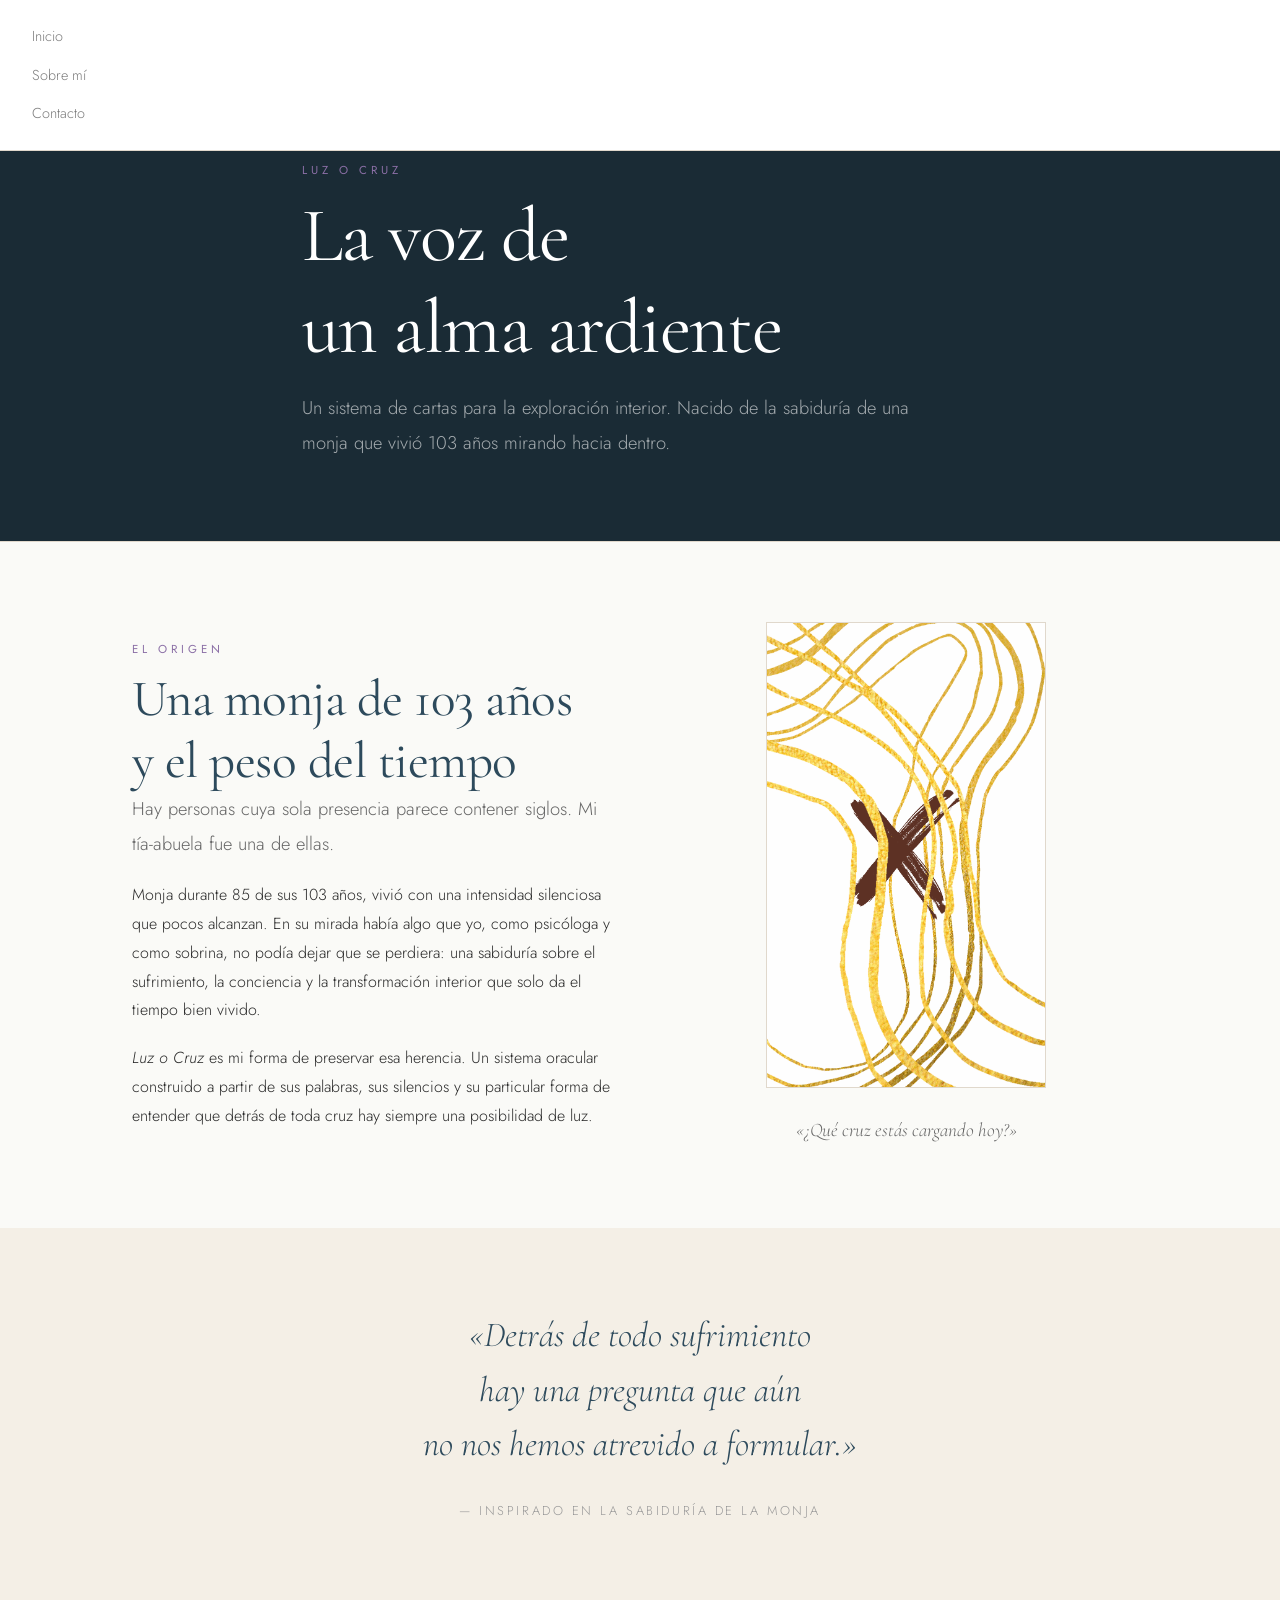
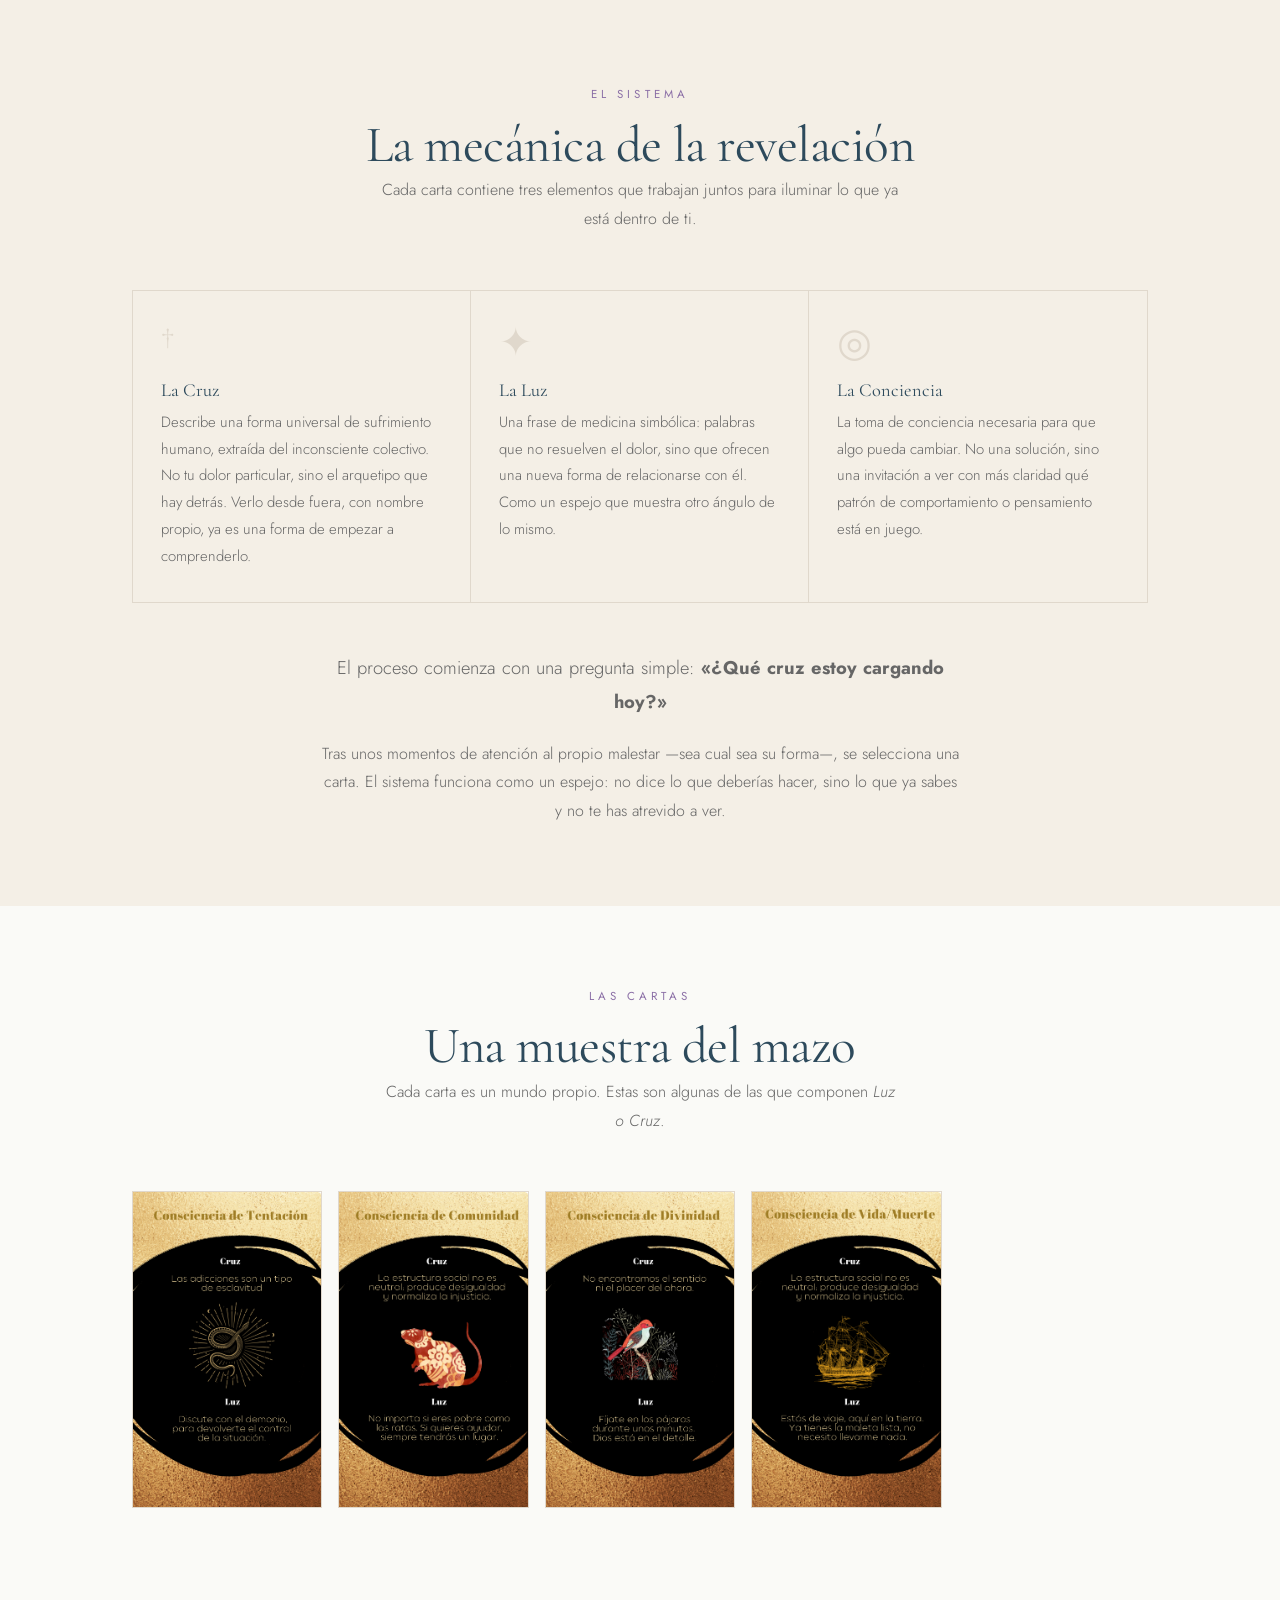
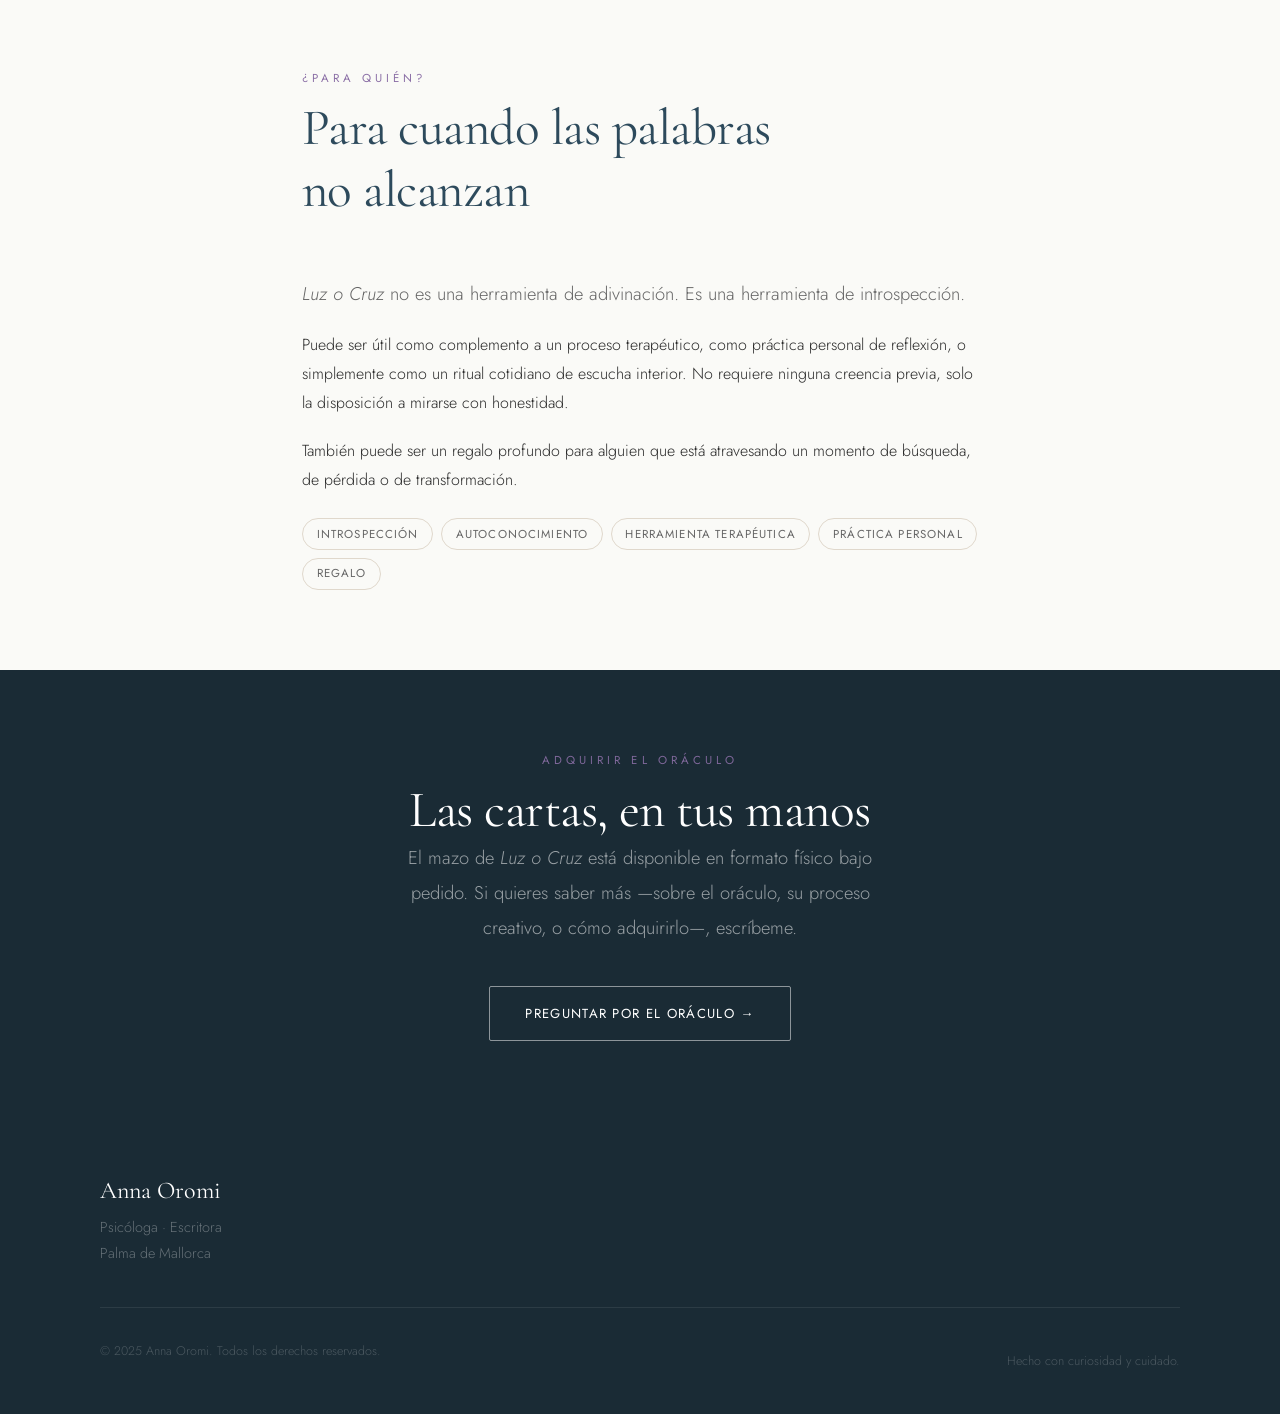
<file: oraculo.html>
<!DOCTYPE html>
<html lang="es">
<head>
  <meta charset="UTF-8">
  <meta name="viewport" content="width=device-width, initial-scale=1.0">
  <title>Luz o Cruz | Oráculo de Exploración Interior · Anna Oromi</title>
  <meta name="description" content="Luz o Cruz: un sistema oracular de exploración interior inspirado en la sabiduría de una monja de 103 años. Cartas para el alma, creadas por Anna Oromi.">
  <meta name="keywords" content="oráculo Luz o Cruz, cartas oraculares, exploración interior, sabiduría centenaria, Anna Oromi oráculo, cartas alma, introspección">
  <meta name="author" content="Anna Oromi">
  <link rel="canonical" href="https://www.annaoromi.com/oraculo.html">
  <link rel="preconnect" href="https://fonts.googleapis.com">
  <link rel="preconnect" href="https://fonts.gstatic.com" crossorigin>
  <link href="https://fonts.googleapis.com/css2?family=Cormorant+Garamond:ital,wght@0,300;0,400;0,600;1,300;1,400&family=Jost:wght@300;400&display=swap" rel="stylesheet">
  <link rel="stylesheet" href="css/style.css?v=8">
</head>
<body>

  <nav role="navigation" aria-label="Navegación principal">
    <a href="index.html" class="nav-logo">Anna Oromi</a>
    <ul class="nav-links" role="list">
      <li><a href="index.html" data-i18n="nav.home">Inicio</a></li>
      <li><a href="sobre-mi.html" data-i18n="nav.about">Sobre mí</a></li>
      <li><a href="contacto.html" class="nav-cta" data-i18n="nav.contact">Contacto</a></li>
    </ul>
    <div class="lang-switcher" aria-label="Language / Idioma">
      <button class="lang-btn" data-lang="es">ES</button>
      <span class="lang-switcher-sep">|</span>
      <button class="lang-btn" data-lang="en">EN</button>
    </div>
    <button class="nav-toggle" aria-expanded="false" data-i18n-aria="nav.toggle.aria" aria-label="Abrir menú">
      <span></span><span></span><span></span>
    </button>
  </nav>

  <main>

    <!-- PAGE HERO -->
    <header class="page-hero page-hero--dark">
      <div class="container--narrow">
        <span class="section-label" data-i18n="oraculo.page.label">Luz o Cruz</span>
        <h1 data-i18n="oraculo.page.h1"><br>La voz de<br>un alma ardiente</h1>
        <p class="lead" data-i18n="oraculo.page.lead">
          Un sistema de cartas para la exploración interior. Nacido de la sabiduría de una monja que vivió 103 años mirando hacia dentro.
        </p>
      </div>
    </header>

    <!-- ORIGEN -->
    <section aria-labelledby="origen-heading">
      <div class="container">
        <div class="grid-2">
          <div>
            <span class="section-label" data-i18n="oraculo.origen.label">El origen</span>
            <h2 id="origen-heading" data-i18n="oraculo.origen.h2">Una monja de 103 años<br>y el peso del tiempo</h2>
            <p class="lead" data-i18n="oraculo.origen.lead">
              Hay personas cuya sola presencia parece contener siglos. Mi tía-abuela fue una de ellas.
            </p>
            <p data-i18n="oraculo.origen.p1">
              Monja durante 85 de sus 103 años, vivió con una intensidad silenciosa que pocos alcanzan. En su mirada había algo que yo, como psicóloga y como sobrina, no podía dejar que se perdiera: una sabiduría sobre el sufrimiento, la conciencia y la transformación interior que solo da el tiempo bien vivido.
            </p>
            <p data-i18n="oraculo.origen.p2">
              <em>Luz o Cruz</em> es mi forma de preservar esa herencia. Un sistema oracular construido a partir de sus palabras, sus silencios y su particular forma de entender que detrás de toda cruz hay siempre una posibilidad de luz.
            </p>
          </div>
          <div style="display: flex; align-items: center; justify-content: center;">
            <div style="text-align: center;">
              <img src="img/oraculo-26.png" alt="Carta del oráculo Luz o Cruz" loading="lazy"
                   style="max-width: 280px; width: 100%; border: 1px solid var(--border); display: block; margin: 0 auto;">
              <p class="lead" style="font-style: italic; font-family: var(--font-serif); color: var(--text-light); font-size: 1.2rem; margin-top: 1.5rem;" data-i18n="oraculo.origen.img.caption">
                «¿Qué cruz estás cargando hoy?»
              </p>
            </div>
          </div>
        </div>
      </div>
    </section>

    <!-- PULLQUOTE -->
    <div class="pullquote">
      <blockquote data-i18n="oraculo.pullquote">
        «Detrás de todo sufrimiento<br>
        hay una pregunta que aún<br>
        no nos hemos atrevido a formular.»
      </blockquote>
      <cite data-i18n="oraculo.pullquote.cite">— Inspirado en la sabiduría de la monja</cite>
    </div>

    <!-- CÓMO FUNCIONA -->
    <section class="section-alt" aria-labelledby="como-funciona-heading">
      <div class="container">
        <div class="section-header section-header--center">
          <span class="section-label" data-i18n="oraculo.sistema.label">El sistema</span>
          <h2 id="como-funciona-heading" data-i18n="oraculo.sistema.h2">La mecánica de la revelación</h2>
          <p data-i18n="oraculo.sistema.desc">Cada carta contiene tres elementos que trabajan juntos para iluminar lo que ya está dentro de ti.</p>
        </div>

        <div class="oracle-mechanic" role="list">
          <div class="oracle-mechanic-item" role="listitem">
            <div class="item-num" aria-hidden="true">†</div>
            <h4 data-i18n="la.cruz.h4">La Cruz</h4>
            <p data-i18n="la.cruz.p">
              Describe una forma universal de sufrimiento humano, extraída del inconsciente colectivo. No tu dolor particular, sino el arquetipo que hay detrás. Verlo desde fuera, con nombre propio, ya es una forma de empezar a comprenderlo.
            </p>
          </div>
          <div class="oracle-mechanic-item" role="listitem">
            <div class="item-num" aria-hidden="true">✦</div>
            <h4 data-i18n="la.luz.h4">La Luz</h4>
            <p data-i18n="la.luz.p">
              Una frase de medicina simbólica: palabras que no resuelven el dolor, sino que ofrecen una nueva forma de relacionarse con él. Como un espejo que muestra otro ángulo de lo mismo.
            </p>
          </div>
          <div class="oracle-mechanic-item" role="listitem">
            <div class="item-num" aria-hidden="true">◎</div>
            <h4 data-i18n="la.conciencia.h4">La Conciencia</h4>
            <p data-i18n="la.conciencia.p">
              La toma de conciencia necesaria para que algo pueda cambiar. No una solución, sino una invitación a ver con más claridad qué patrón de comportamiento o pensamiento está en juego.
            </p>
          </div>
        </div>

        <div style="max-width: 640px; margin: 3rem auto 0; text-align: center;">
          <p class="lead" data-i18n="oraculo.proceso.lead">
            El proceso comienza con una pregunta simple: <strong>«¿Qué cruz estoy cargando hoy?»</strong>
          </p>
          <p style="color: var(--text-light);" data-i18n="oraculo.proceso.p">
            Tras unos momentos de atención al propio malestar —sea cual sea su forma—, se selecciona una carta. El sistema funciona como un espejo: no dice lo que deberías hacer, sino lo que ya sabes y no te has atrevido a ver.
          </p>
        </div>
      </div>
    </section>

    <!-- GALERÍA DE CARTAS -->
    <section aria-labelledby="cartas-heading">
      <div class="container">
        <div class="section-header section-header--center">
          <span class="section-label" data-i18n="oraculo.cartas.label">Las cartas</span>
          <h2 id="cartas-heading" data-i18n="oraculo.cartas.h2">Una muestra del mazo</h2>
          <p data-i18n="oraculo.cartas.desc">Cada carta es un mundo propio. Estas son algunas de las que componen <em>Luz o Cruz</em>.</p>
        </div>
        <div class="oracle-gallery" role="list">
          <img src="img/oraculo-27.png" alt="Carta Luz o Cruz nº 27" loading="lazy" role="listitem">
          <img src="img/oraculo-28.png" alt="Carta Luz o Cruz nº 28" loading="lazy" role="listitem">
          <img src="img/oraculo-29.png" alt="Carta Luz o Cruz nº 29" loading="lazy" role="listitem">
          <img src="img/oraculo-30.png" alt="Carta Luz o Cruz nº 30" loading="lazy" role="listitem">
        </div>
      </div>
    </section>

    <!-- PARA QUIÉN -->
    <section aria-labelledby="oraculo-quien-heading">
      <div class="container--narrow">
        <div class="section-header">
          <span class="section-label" data-i18n="oraculo.quien.label">¿Para quién?</span>
          <h2 id="oraculo-quien-heading" data-i18n="oraculo.quien.h2">Para cuando las palabras<br>no alcanzan</h2>
        </div>
        <p class="lead" data-i18n="oraculo.quien.lead">
          <em>Luz o Cruz</em> no es una herramienta de adivinación. Es una herramienta de introspección.
        </p>
        <p data-i18n="oraculo.quien.p1">
          Puede ser útil como complemento a un proceso terapéutico, como práctica personal de reflexión, o simplemente como un ritual cotidiano de escucha interior. No requiere ninguna creencia previa, solo la disposición a mirarse con honestidad.
        </p>
        <p data-i18n="oraculo.quien.p2">
          También puede ser un regalo profundo para alguien que está atravesando un momento de búsqueda, de pérdida o de transformación.
        </p>
        <div class="tags mt-3">
          <span class="tag" data-i18n="oraculo.tag1">Introspección</span>
          <span class="tag" data-i18n="oraculo.tag2">Autoconocimiento</span>
          <span class="tag" data-i18n="oraculo.tag3">Herramienta terapéutica</span>
          <span class="tag" data-i18n="oraculo.tag4">Práctica personal</span>
          <span class="tag" data-i18n="oraculo.tag5">Regalo</span>
        </div>
      </div>
    </section>

    <!-- CTA ADQUISICIÓN -->
    <section class="section-dark" aria-labelledby="oraculo-cta-heading">
      <div class="container--narrow text-center">
        <span class="section-label" data-i18n="oraculo.cta.label">Adquirir el oráculo</span>
        <h2 id="oraculo-cta-heading" data-i18n="oraculo.cta.h2">Las cartas, en tus manos</h2>
        <p class="lead" style="color:rgba(255,255,255,0.55); max-width: 520px; margin: 0 auto 2.5rem;" data-i18n="oraculo.cta.lead">
          El mazo de <em>Luz o Cruz</em> está disponible en formato físico bajo pedido. Si quieres saber más —sobre el oráculo, su proceso creativo, o cómo adquirirlo—, escríbeme.
        </p>
        <a href="contacto.html" class="btn btn-light" data-i18n="oraculo.cta.btn">Preguntar por el oráculo →</a>
      </div>
    </section>

  </main>

  <footer>
    <div class="footer-inner">
      <div class="footer-brand">
        <h3>Anna Oromi</h3>
        <p data-i18n="footer.tagline">Psicóloga · Escritora<br>Palma de Mallorca</p>
      </div>
      <nav class="footer-nav" aria-label="Navegación del pie">
        <ul>
          <li><a href="index.html" data-i18n="nav.home">Inicio</a></li>
          <li><a href="sobre-mi.html" data-i18n="nav.about">Sobre mí</a></li>
          <li><a href="contacto.html" data-i18n="nav.contact">Contacto</a></li>
        </ul>
      </nav>
    </div>
    <div class="footer-bottom">
      <p data-i18n="footer.copyright">© 2025 Anna Oromi. Todos los derechos reservados.</p>
      <p data-i18n="footer.made">Hecho con curiosidad y cuidado.</p>
    </div>
  </footer>

  <script src="js/main.js"></script>
  <script src="js/i18n.js"></script>
</body>
</html>
</file>
<file: css/style.css>
/* ==========================================================================
   Anna Oromi — Estilos principales
   «Todo viaje empieza cayendo por un agujero de curiosidad»
   ========================================================================== */

/* --------------------------------------------------------------------------
   1. Variables
   -------------------------------------------------------------------------- */
:root {
  --bg:             #FAFAF7;
  --bg-alt:         #F4EFE6;
  --bg-dark:        #1A2B35;
  --text:           #2A2A2A;
  --text-light:     #666666;
  --text-muted:     #999999;
  --primary:        #2D4A5C;
  --primary-light:  #3D6275;
  --violet:         #8B6FA6;
  --rose:           #C4876E;
  --sage:           #7A9E8E;
  --border:         #E0D8CC;
  --border-light:   #EDE8E0;

  --font-serif: 'Cormorant Garamond', 'Georgia', serif;
  --font-sans:  'Jost', 'Helvetica Neue', Arial, sans-serif;

  --radius:    2px;
  --shadow:    0 2px 20px rgba(0,0,0,0.06);
  --shadow-lg: 0 6px 40px rgba(0,0,0,0.10);
  --transition: all 0.3s ease;
  --max-w:     1080px;
  --gap:       5rem;
}

/* --------------------------------------------------------------------------
   2. Reset & base
   -------------------------------------------------------------------------- */
*, *::before, *::after { box-sizing: border-box; margin: 0; padding: 0; }

html { scroll-behavior: smooth; font-size: 16px; }

body {
  background: var(--bg);
  color: var(--text);
  font-family: var(--font-sans);
  font-weight: 300;
  line-height: 1.8;
  -webkit-font-smoothing: antialiased;
}

img  { max-width: 100%; height: auto; display: block; }
a    { color: inherit; text-decoration: none; }
ul   { list-style: none; }
p    { margin-bottom: 1.2rem; }
p:last-child { margin-bottom: 0; }

/* --------------------------------------------------------------------------
   3. Tipografía
   -------------------------------------------------------------------------- */
h1, h2, h3, h4, h5, h6 {
  font-family: var(--font-serif);
  font-weight: 400;
  line-height: 1.2;
  color: var(--primary);
}

h1 { font-size: clamp(2.8rem, 6vw,  5rem);   letter-spacing: -0.02em; }
h2 { font-size: clamp(2rem,  4vw,  3.2rem);  letter-spacing: -0.01em; }
h3 { font-size: clamp(1.4rem, 2.5vw, 2rem);  }
h4 { font-size: 1.15rem; }

.lead {
  font-size: 1.15rem;
  font-weight: 300;
  color: var(--text-light);
  line-height: 1.9;
}

.ornament {
  text-align: center;
  color: var(--violet);
  letter-spacing: 0.6em;
  margin: 2rem 0;
  opacity: 0.5;
}

/* --------------------------------------------------------------------------
   4. Layout
   -------------------------------------------------------------------------- */
.container        { max-width: var(--max-w); margin: 0 auto; padding: 0 2rem; }
.container--narrow{ max-width: 740px;        margin: 0 auto; padding: 0 2rem; }

section { padding: var(--gap) 0; }

.grid-2 { display: grid; grid-template-columns: 1fr 1fr; gap: 3rem; align-items: center; }
.grid-3 { display: grid; grid-template-columns: repeat(3, 1fr); gap: 2rem; }

/* --------------------------------------------------------------------------
   5. Navegación
   -------------------------------------------------------------------------- */
nav {
  position: fixed; top: 0; left: 0; right: 0; z-index: 100;
  display: flex; align-items: center; gap: 1.5rem;
  padding: 1.4rem 2rem;
  background: #ffffff;
  border-bottom: 1px solid #e0d8cc;
  transition: var(--transition);
  color: #111111;
}
nav.scrolled { padding: 1rem 2rem; box-shadow: var(--shadow); }

.nav-logo {
  font-family: var(--font-serif);
  font-size: 1.35rem;
  color: #2D4A5C !important;
  letter-spacing: 0.02em;
  flex-shrink: 0;
  margin-right: auto;
}

.nav-links {
  display: flex; gap: 2.2rem; align-items: center;
}
.nav-links a {
  font-size: 0.78rem; font-weight: 500;
  letter-spacing: 0.1em; text-transform: uppercase;
  color: #111111 !important;
  position: relative; transition: var(--transition);
}
.nav-links a::after {
  content: ''; position: absolute; bottom: -3px; left: 0;
  width: 0; height: 1px;
  background: var(--violet); transition: var(--transition);
}
.nav-links a:hover,
.nav-links a.active        { color: var(--primary); }
.nav-links a:hover::after,
.nav-links a.active::after { width: 100%; }

/* Contact CTA in nav */
.nav-links .nav-cta {
  padding: 0.5rem 1.2rem;
  border: 1px solid var(--primary);
  color: var(--primary);
  border-radius: 100px;
  transition: var(--transition);
}
.nav-links .nav-cta:hover { background: var(--primary); color: #fff; }
.nav-links .nav-cta::after { display: none; }

/* Hamburger */
.nav-toggle {
  display: none; background: none; border: none;
  cursor: pointer; flex-direction: column; gap: 5px; padding: 0.25rem;
}
.nav-toggle span { display: block; width: 22px; height: 1.5px; background: var(--text); transition: var(--transition); }

/* --------------------------------------------------------------------------
   5b. Selector de idioma EN / ES
   -------------------------------------------------------------------------- */
.lang-switcher {
  display: flex; align-items: center; gap: 0.15rem;
  flex-shrink: 0;
}
.lang-switcher-sep {
  font-size: 0.65rem; color: var(--border);
  line-height: 1; user-select: none;
}
.lang-btn {
  background: none; border: none; cursor: pointer;
  font-family: var(--font-sans); font-size: 0.78rem;
  font-weight: 500; letter-spacing: 0.1em; text-transform: uppercase;
  color: var(--text-light); padding: 0.25rem 0.4rem;
  transition: color 0.2s ease; line-height: 1;
}
.lang-btn:hover         { color: var(--primary); }
.lang-btn--active       { color: var(--violet); font-weight: 600; }

/* --------------------------------------------------------------------------
   6. Botones
   -------------------------------------------------------------------------- */
.btn {
  display: inline-block;
  padding: 0.9rem 2.2rem;
  font-family: var(--font-sans); font-size: 0.82rem;
  font-weight: 400; letter-spacing: 0.1em; text-transform: uppercase;
  border: 1px solid currentColor; cursor: pointer;
  transition: var(--transition); background: transparent; text-align: center;
  border-radius: var(--radius);
}
.btn-primary { color: var(--primary); }
.btn-primary:hover { background: var(--primary); color: #fff; }

.btn-violet { color: var(--violet); }
.btn-violet:hover { background: var(--violet); color: #fff; }

.btn-rose { color: var(--rose); }
.btn-rose:hover { background: var(--rose); color: #fff; }

.btn-light { color: #fff; border-color: rgba(255,255,255,0.5); }
.btn-light:hover { background: rgba(255,255,255,0.12); border-color: #fff; }

.btn-filled-primary { background: var(--primary); color: #fff; border-color: var(--primary); }
.btn-filled-primary:hover { background: var(--primary-light); border-color: var(--primary-light); }

/* --------------------------------------------------------------------------
   7. Hero (portada)
   -------------------------------------------------------------------------- */
.hero {
  min-height: 100vh; display: flex; align-items: center;
  position: relative; overflow: hidden; isolation: isolate;
  background-color: var(--bg-dark); color: #fff;
  padding: 9rem 2rem 6rem;
}
.hero-video {
  position: absolute;
  top: 0; left: 0;
  width: 100%; height: 100%;
  object-fit: cover; object-position: center;
  z-index: 0; pointer-events: none;
}
.hero::before {
  content: ''; position: absolute;
  top: 0; left: 0; width: 100%; height: 100%;
  z-index: 1;
  background:
    linear-gradient(to bottom, rgba(15,15,20,0.65) 0%, rgba(15,15,20,0.52) 100%),
    radial-gradient(ellipse at 15% 55%, rgba(139, 111, 166, 0.18) 0%, transparent 55%),
    radial-gradient(ellipse at 85% 15%, rgba(122, 158, 142, 0.12) 0%, transparent 50%);
  pointer-events: none;
}
.hero-content { position: relative; z-index: 2; max-width: var(--max-w); margin: 0 auto; width: 100%; }

.hero-label {
  font-size: 0.78rem; font-weight: 400;
  letter-spacing: 0.3em; text-transform: uppercase;
  color: var(--violet); margin-bottom: 1.5rem; opacity: 0.95;
  display: block;
}
.hero h1 { color: #fff; margin-bottom: 0.75rem; }

.hero-subtitle {
  font-family: var(--font-serif); font-style: italic;
  font-size: clamp(1.1rem, 2vw, 1.5rem); font-weight: 300;
  color: rgba(255,255,255,0.55); margin-bottom: 2rem;
}
.hero-quote {
  font-family: var(--font-serif); font-style: italic;
  font-size: clamp(1rem, 1.7vw, 1.2rem); font-weight: 300;
  color: rgba(255,255,255,0.45); max-width: 580px;
  line-height: 1.85; margin-bottom: 3rem;
  border-left: 1px solid rgba(139, 111, 166, 0.6);
  padding-left: 1.5rem;
}
.hero-actions { display: flex; gap: 1.2rem; flex-wrap: wrap; }

/* Grandes letras de fondo */
.hero-bg-letter {
  position: absolute; right: -1rem; top: 50%;
  transform: translateY(-50%);
  font-family: var(--font-serif); font-size: 28vw; line-height: 1;
  color: rgba(255,255,255,0.025); pointer-events: none; user-select: none;
  font-weight: 400;
}

/* --------------------------------------------------------------------------
   8. Section header
   -------------------------------------------------------------------------- */
.section-header         { margin-bottom: 3.5rem; }
.section-header--center { text-align: center; }
.section-header--center p { margin: 0 auto; }

.section-label {
  display: block; font-size: 0.72rem; font-weight: 400;
  letter-spacing: 0.35em; text-transform: uppercase;
  color: var(--violet); margin-bottom: 0.6rem;
}
.section-header p { color: var(--text-light); max-width: 520px; }

/* Background alternativo */
.section-alt  { background: var(--bg-alt); }
.section-dark { background: var(--bg-dark); color: #fff; }
.section-dark h2, .section-dark h3, .section-dark h4 { color: #fff; }
.section-dark p, .section-dark .lead { color: rgba(255,255,255,0.65); }
.section-dark .section-label { color: var(--violet); opacity: 0.9; }

/* --------------------------------------------------------------------------
   9. Tarjetas de facetas
   -------------------------------------------------------------------------- */
.facetas-grid {
  display: grid;
  grid-template-columns: repeat(auto-fit, minmax(260px, 1fr));
  gap: 1.5rem;
}

.card {
  background: var(--bg); border: 1px solid var(--border);
  padding: 2rem 1.75rem;
  transition: var(--transition); position: relative; overflow: hidden;
}
.card::before {
  content: ''; position: absolute; top: 0; left: 0; right: 0;
  height: 2px; background: var(--violet);
  transform: scaleX(0); transform-origin: left; transition: var(--transition);
}
.card:hover {
  border-color: transparent; box-shadow: var(--shadow-lg);
  transform: translateY(-4px);
}
.card:hover::before { transform: scaleX(1); }

.card-icon { font-size: 1.75rem; margin-bottom: 1.2rem; line-height: 1; }
.card h3 { font-size: 1.45rem; margin-bottom: 0.6rem; }
.card p  { font-size: 0.93rem; color: var(--text-light); line-height: 1.7; }

.card-link {
  display: inline-flex; align-items: center; gap: 0.4rem;
  font-size: 0.75rem; font-weight: 400; letter-spacing: 0.1em;
  text-transform: uppercase; color: var(--violet);
  margin-top: 1.4rem; transition: var(--transition);
}
.card-link:hover { gap: 0.65rem; }

/* Card variante rose */
.card--rose::before { background: var(--rose); }
.card--rose .card-link { color: var(--rose); }

/* Card variante sage */
.card--sage::before { background: var(--sage); }
.card--sage .card-link { color: var(--sage); }

/* --------------------------------------------------------------------------
   10. Pullquote
   -------------------------------------------------------------------------- */
.pullquote {
  padding: 5rem 2rem; text-align: center;
  background: var(--bg-alt);
}
.pullquote blockquote {
  font-family: var(--font-serif); font-style: italic; font-weight: 300;
  font-size: clamp(1.4rem, 3vw, 2.2rem); color: var(--primary);
  max-width: 820px; margin: 0 auto 1.5rem; line-height: 1.55;
}
.pullquote cite {
  font-size: 0.8rem; font-style: normal;
  letter-spacing: 0.2em; text-transform: uppercase; color: var(--text-muted);
}

/* --------------------------------------------------------------------------
   11. Sección About (en portada)
   -------------------------------------------------------------------------- */
.about-img-wrap {
  aspect-ratio: 4/5; background: var(--bg-alt);
  border: 1px solid var(--border);
  display: flex; align-items: center; justify-content: center;
  font-family: var(--font-serif); font-size: 5rem; color: var(--border);
  position: relative; overflow: hidden;
}
.about-img-wrap img,
.about-img-wrap video { position: absolute; inset: 0; width: 100%; height: 100%; object-fit: cover; }

/* --------------------------------------------------------------------------
   12. Formulario
   -------------------------------------------------------------------------- */
.form-group { margin-bottom: 1.5rem; }
.form-group label {
  display: block; font-size: 0.75rem; font-weight: 400;
  letter-spacing: 0.12em; text-transform: uppercase;
  color: var(--text-light); margin-bottom: 0.5rem;
}
.form-group input,
.form-group textarea,
.form-group select {
  width: 100%; padding: 0.85rem 1rem;
  background: var(--bg); border: 1px solid var(--border);
  color: var(--text); font-family: var(--font-sans);
  font-size: 1rem; font-weight: 300;
  transition: var(--transition); -webkit-appearance: none;
  border-radius: var(--radius);
}
.form-group input:focus,
.form-group textarea:focus,
.form-group select:focus {
  outline: none; border-color: var(--violet);
  box-shadow: 0 0 0 3px rgba(139, 111, 166, 0.12);
}
.form-group textarea { min-height: 150px; resize: vertical; }
.form-row { display: grid; grid-template-columns: 1fr 1fr; gap: 1.25rem; }

/* --------------------------------------------------------------------------
   13. Footer
   -------------------------------------------------------------------------- */
footer {
  background: var(--bg-dark);
  color: rgba(255,255,255,0.6);
  padding: 3.5rem 2rem 2rem;
}
.footer-inner {
  max-width: var(--max-w); margin: 0 auto;
  display: grid; grid-template-columns: 2fr 1fr 1fr; gap: 3rem;
  padding-bottom: 2.5rem;
  border-bottom: 1px solid rgba(255,255,255,0.08);
  margin-bottom: 2rem;
}
.footer-brand h3 {
  color: #fff; font-family: var(--font-serif);
  font-size: 1.5rem; margin-bottom: 0.6rem;
}
.footer-brand p { font-size: 0.9rem; opacity: 0.55; margin-bottom: 0; }

.footer-nav h4 {
  color: #fff; font-size: 0.72rem; font-family: var(--font-sans);
  font-weight: 400; letter-spacing: 0.2em; text-transform: uppercase;
  margin-bottom: 1rem;
}
.footer-nav ul { display: flex; flex-direction: column; gap: 0.6rem; }
.footer-nav a { font-size: 0.9rem; opacity: 0.55; transition: var(--transition); }
.footer-nav a:hover { opacity: 1; color: var(--violet); }

.footer-bottom {
  max-width: var(--max-w); margin: 0 auto;
  display: flex; justify-content: space-between; align-items: center;
  font-size: 0.78rem; opacity: 0.35;
}

/* --------------------------------------------------------------------------
   14. Page hero (páginas interiores)
   -------------------------------------------------------------------------- */
.page-hero {
  padding: 10rem 2rem 5rem;
  background: var(--bg-alt);
  border-bottom: 1px solid var(--border);
}
.page-hero--dark {
  background: var(--bg-dark); color: #fff;
}
.page-hero--dark h1  { color: #fff; }
.page-hero--dark p   { color: rgba(255,255,255,0.6); }

.page-hero .section-label { margin-bottom: 0.6rem; }
.page-hero h1             { margin-bottom: 1rem; }
.page-hero .lead          { max-width: 620px; margin-bottom: 0; }

/* --------------------------------------------------------------------------
   15. Libros
   -------------------------------------------------------------------------- */
.book-list { display: flex; flex-direction: column; gap: 0; }

.book-card {
  display: grid; grid-template-columns: 80px 1fr; gap: 2rem;
  padding: 2.5rem 0; border-bottom: 1px solid var(--border);
  align-items: start;
}
.book-card:first-child { padding-top: 0; }
.book-card:last-child  { border-bottom: none; }

.book-cover {
  width: 80px; aspect-ratio: 2/3;
  background: var(--bg-alt); border: 1px solid var(--border);
  display: flex; align-items: center; justify-content: center;
  font-size: 1.5rem; flex-shrink: 0;
}
.book-info h3   { font-size: 1.45rem; margin-bottom: 0.2rem; }
.book-role {
  font-size: 0.75rem; letter-spacing: 0.12em; text-transform: uppercase;
  color: var(--violet); margin-bottom: 0.25rem;
}
.book-meta {
  font-size: 0.82rem; color: var(--text-muted);
  margin-bottom: 0.85rem; letter-spacing: 0.03em;
}
.book-meta span { margin-right: 1.25rem; }
.book-info p    { font-size: 0.95rem; color: var(--text-light); margin-bottom: 1rem; }

/* --------------------------------------------------------------------------
   16. Proceso / pasos
   -------------------------------------------------------------------------- */
.process-list { display: flex; flex-direction: column; gap: 2rem; }

.process-item { display: grid; grid-template-columns: 3rem 1fr; gap: 1.5rem; align-items: start; }

.process-num {
  width: 3rem; height: 3rem;
  border: 1px solid var(--violet); border-radius: 50%;
  display: flex; align-items: center; justify-content: center;
  font-family: var(--font-serif); font-size: 1.2rem; color: var(--violet);
  flex-shrink: 0;
}
.process-item h4   { margin-bottom: 0.35rem; color: var(--primary); }
.process-item p    { font-size: 0.93rem; color: var(--text-light); margin-bottom: 0; }

/* --------------------------------------------------------------------------
   17. Tags
   -------------------------------------------------------------------------- */
.tags { display: flex; flex-wrap: wrap; gap: 0.5rem; margin-top: 1rem; }
.tag {
  font-size: 0.72rem; font-weight: 400; letter-spacing: 0.1em;
  text-transform: uppercase; padding: 0.28rem 0.85rem;
  border: 1px solid var(--border); color: var(--text-light);
  border-radius: 100px; transition: var(--transition);
}
.tag:hover { border-color: var(--violet); color: var(--violet); }

/* --------------------------------------------------------------------------
   18. Testimonial
   -------------------------------------------------------------------------- */
.testimonial-grid { display: grid; grid-template-columns: repeat(auto-fit, minmax(280px, 1fr)); gap: 1.5rem; }

.testimonial {
  background: var(--bg); border: 1px solid var(--border);
  padding: 2rem; position: relative;
}
.testimonial::before {
  content: '\201C'; font-family: var(--font-serif);
  font-size: 5rem; color: var(--border); line-height: 0.8;
  position: absolute; top: 1.5rem; left: 1.5rem;
  pointer-events: none;
}
.testimonial blockquote {
  font-style: italic; font-family: var(--font-serif);
  font-size: 1.05rem; line-height: 1.7;
  color: var(--text); padding-top: 1.5rem; margin-bottom: 1rem;
}
.testimonial cite {
  font-size: 0.75rem; font-style: normal;
  letter-spacing: 0.15em; text-transform: uppercase;
  color: var(--text-muted);
}

/* --------------------------------------------------------------------------
   19. Oracle cards section
   -------------------------------------------------------------------------- */
.oracle-mechanic {
  display: grid; grid-template-columns: repeat(3, 1fr);
  gap: 0; border: 1px solid var(--border);
}
.oracle-mechanic-item {
  padding: 2rem 1.75rem; border-right: 1px solid var(--border);
}
.oracle-mechanic-item:last-child { border-right: none; }
.oracle-mechanic-item .item-num {
  font-family: var(--font-serif); font-size: 2.5rem;
  color: var(--border); line-height: 1; margin-bottom: 1rem;
}
.oracle-mechanic-item h4 { margin-bottom: 0.5rem; }
.oracle-mechanic-item p  { font-size: 0.93rem; color: var(--text-light); }

/* --------------------------------------------------------------------------
   20. Contact info block
   -------------------------------------------------------------------------- */
.contact-info-list { display: flex; flex-direction: column; gap: 1.5rem; }
.contact-info-item { display: flex; gap: 1rem; align-items: flex-start; }
.contact-info-icon { font-size: 1.3rem; flex-shrink: 0; margin-top: 0.1rem; }
.contact-info-item h4 { font-size: 0.75rem; letter-spacing: 0.15em; text-transform: uppercase; color: var(--text-muted); margin-bottom: 0.2rem; font-family: var(--font-sans); font-weight: 400; }
.contact-info-item p  { color: var(--text-light); font-size: 0.95rem; margin-bottom: 0; }

/* --------------------------------------------------------------------------
   21. Utilidades
   -------------------------------------------------------------------------- */
.text-center { text-align: center; }
.text-right  { text-align: right;  }
.mt-1 { margin-top: 0.5rem; }
.mt-2 { margin-top: 1rem;   }
.mt-3 { margin-top: 1.5rem; }
.mt-4 { margin-top: 2rem;   }
.mb-0 { margin-bottom: 0 !important; }

.divider {
  border: none; border-top: 1px solid var(--border);
  margin: 3rem 0;
}

.highlight-box {
  background: var(--bg-alt); border: 1px solid var(--border);
  padding: 2rem; margin: 2rem 0;
}
.highlight-box p { color: var(--text-light); }

.sr-only {
  position: absolute; width: 1px; height: 1px;
  overflow: hidden; clip: rect(0,0,0,0); white-space: nowrap;
}

/* --------------------------------------------------------------------------
   22. Responsive — Tablet
   -------------------------------------------------------------------------- */
@media (max-width: 900px) {
  :root { --gap: 4rem; }

  .grid-2  { grid-template-columns: 1fr; }
  .grid-3  { grid-template-columns: 1fr; }
  .form-row{ grid-template-columns: 1fr; }

  .footer-inner { grid-template-columns: 1fr 1fr; }
  .footer-brand { grid-column: 1 / -1; }

  .oracle-mechanic { grid-template-columns: 1fr; }
  .oracle-mechanic-item { border-right: none; border-bottom: 1px solid var(--border); }
  .oracle-mechanic-item:last-child { border-bottom: none; }
}

/* --------------------------------------------------------------------------
   23. Responsive — Mobile
   -------------------------------------------------------------------------- */
@media (max-width: 768px) {
  .nav-toggle { display: flex; }

  .nav-links {
    position: fixed; inset: 0;
    background: var(--bg);
    flex-direction: column; justify-content: center;
    gap: 2rem; align-items: center;
    transform: translateX(100%);
    transition: transform 0.4s cubic-bezier(0.4, 0, 0.2, 1);
    z-index: 99;
  }
  .nav-links.open { transform: translateX(0); }
  .nav-links a    { font-size: 1.1rem; }
  .nav-links a::after { display: none; }
  .nav-links .nav-cta { font-size: 0.9rem; }
}

@media (max-width: 600px) {
  :root { --gap: 3rem; }
  .container  { padding: 0 1.25rem; }
  nav         { padding: 1rem 1.25rem; }

  .hero { padding: 7rem 1.25rem 4rem; }
  .hero-actions { flex-direction: column; align-items: flex-start; }

  .pullquote { padding: 3rem 1.25rem; }

  .footer-inner  { grid-template-columns: 1fr; gap: 2rem; }
  .footer-bottom { flex-direction: column; gap: 0.5rem; text-align: center; }

  .book-card { grid-template-columns: 1fr; gap: 1rem; }

  .facetas-grid { grid-template-columns: 1fr; }

  .page-hero { padding: 8rem 1.25rem 3.5rem; }

  .oracle-mechanic { border: none; gap: 1rem; }
  .oracle-mechanic-item {
    border: 1px solid var(--border); border-bottom: 1px solid var(--border) !important;
  }
}

/* --------------------------------------------------------------------------
   24. Galerías de fotos
   -------------------------------------------------------------------------- */
.photo-gallery {
  display: grid;
  grid-template-columns: repeat(auto-fill, minmax(200px, 1fr));
  gap: 0.5rem;
  margin-top: 2rem;
}
.photo-gallery img {
  width: 100%; aspect-ratio: 1; object-fit: cover;
  display: block; transition: var(--transition);
}
.photo-gallery img:hover { opacity: 0.85; transform: scale(1.02); }

/* Galería de cartas del oráculo */
.oracle-gallery {
  display: grid;
  grid-template-columns: repeat(auto-fill, minmax(160px, 1fr));
  gap: 1rem;
  margin-top: 2.5rem;
}
.oracle-gallery img {
  width: 100%; border: 1px solid var(--border);
  transition: var(--transition); display: block;
}
.oracle-gallery img:hover { box-shadow: var(--shadow-lg); transform: translateY(-3px); }

/* Enlace de descarga PDF */
.pdf-link {
  display: inline-flex; align-items: center; gap: 0.5rem;
  font-size: 0.78rem; font-weight: 400;
  letter-spacing: 0.1em; text-transform: uppercase;
  color: var(--rose); border: 1px solid var(--rose);
  padding: 0.45rem 1rem; margin-top: 1rem;
  transition: var(--transition);
}
.pdf-link:hover { background: var(--rose); color: #fff; }

/* Imagen de portada de libro */
.book-cover img {
  width: 100%; height: 100%; object-fit: cover; display: block;
}

@media (max-width: 600px) {
  .photo-gallery { grid-template-columns: repeat(2, 1fr); }
  .oracle-gallery { grid-template-columns: repeat(2, 1fr); }
}
</file>
